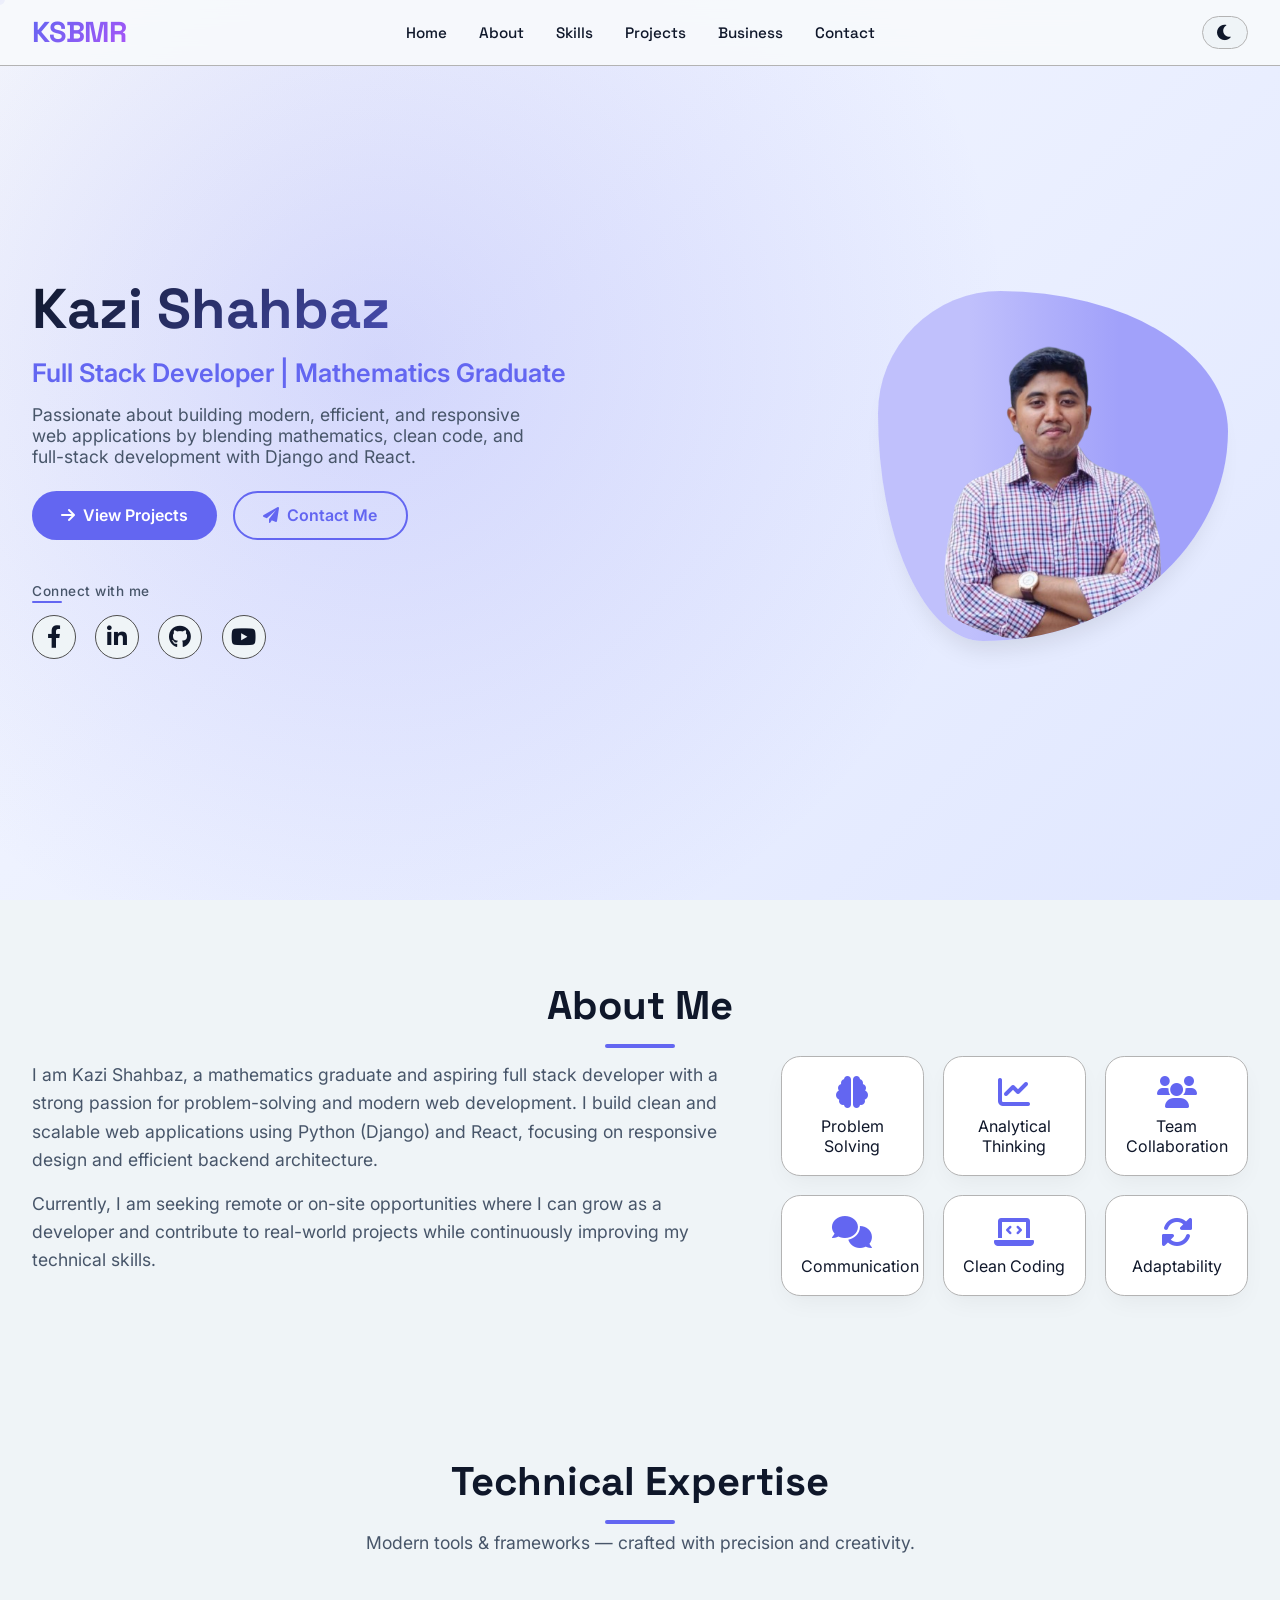
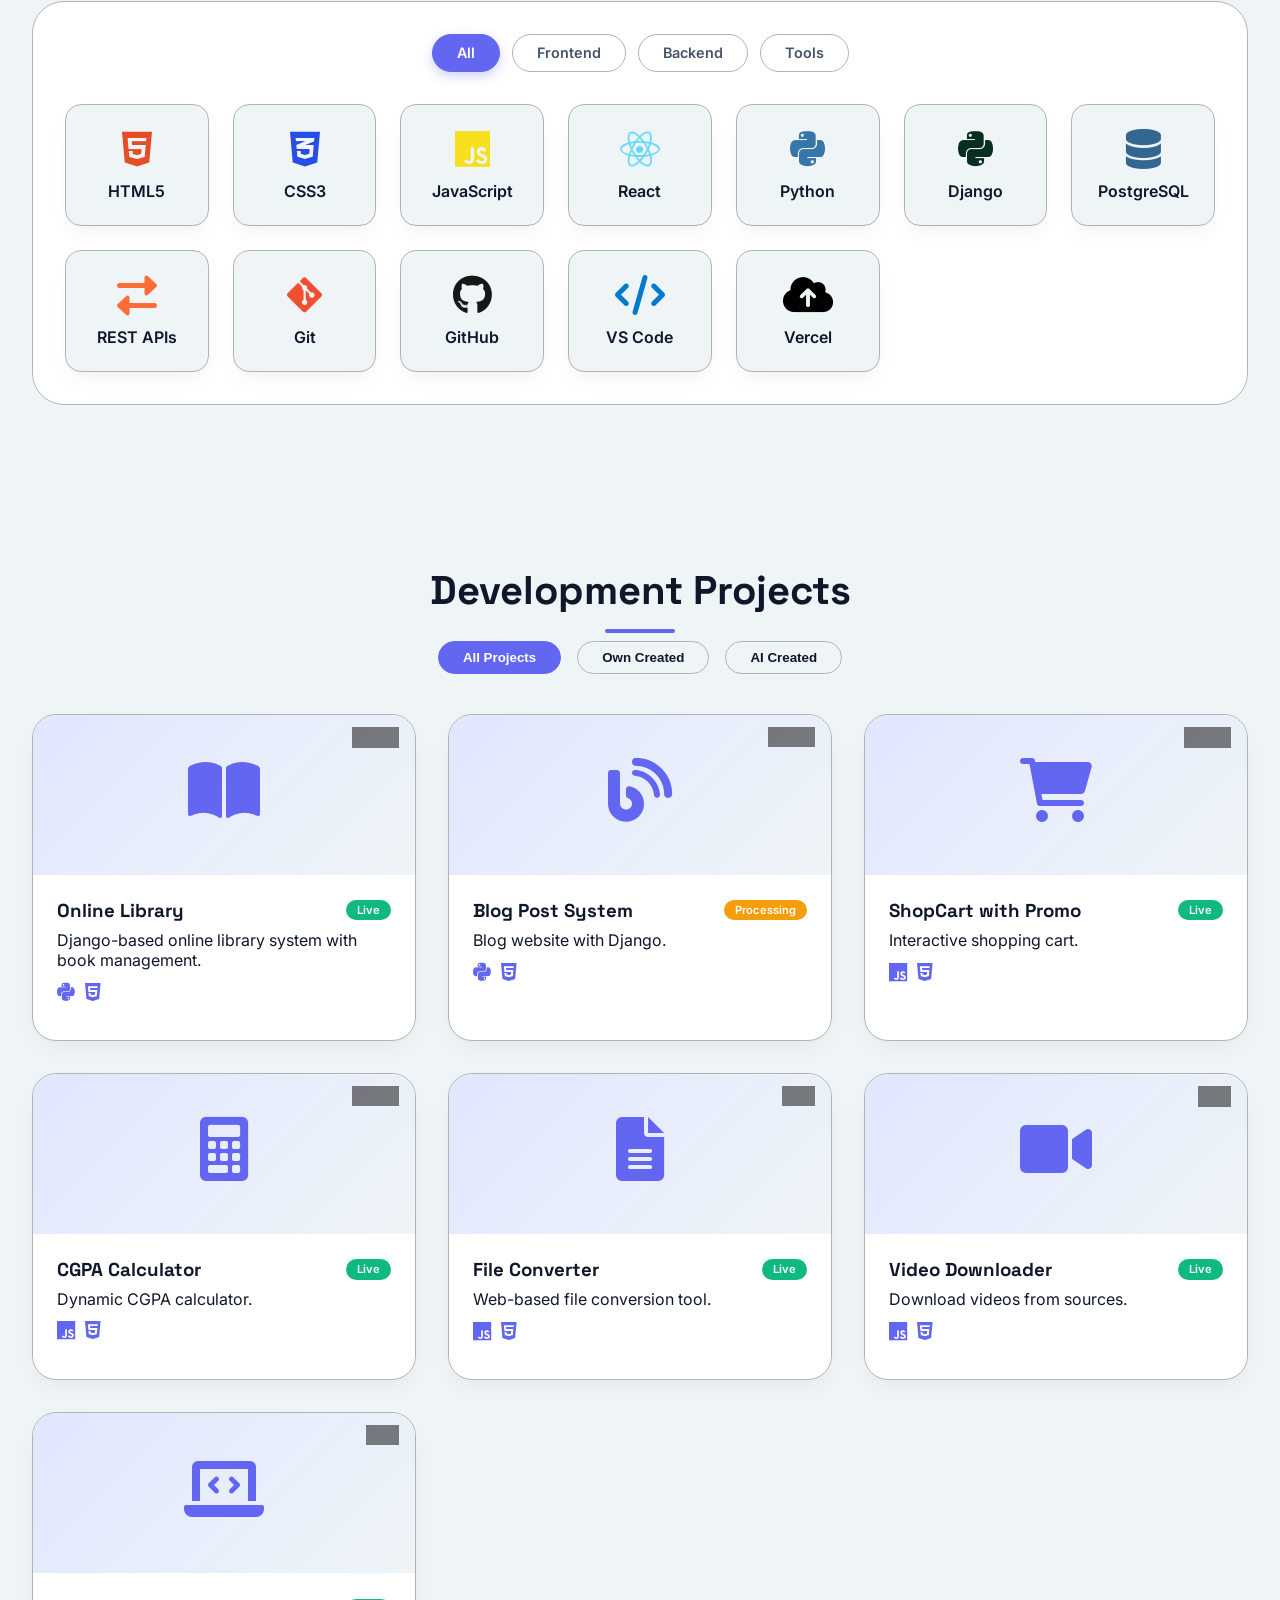
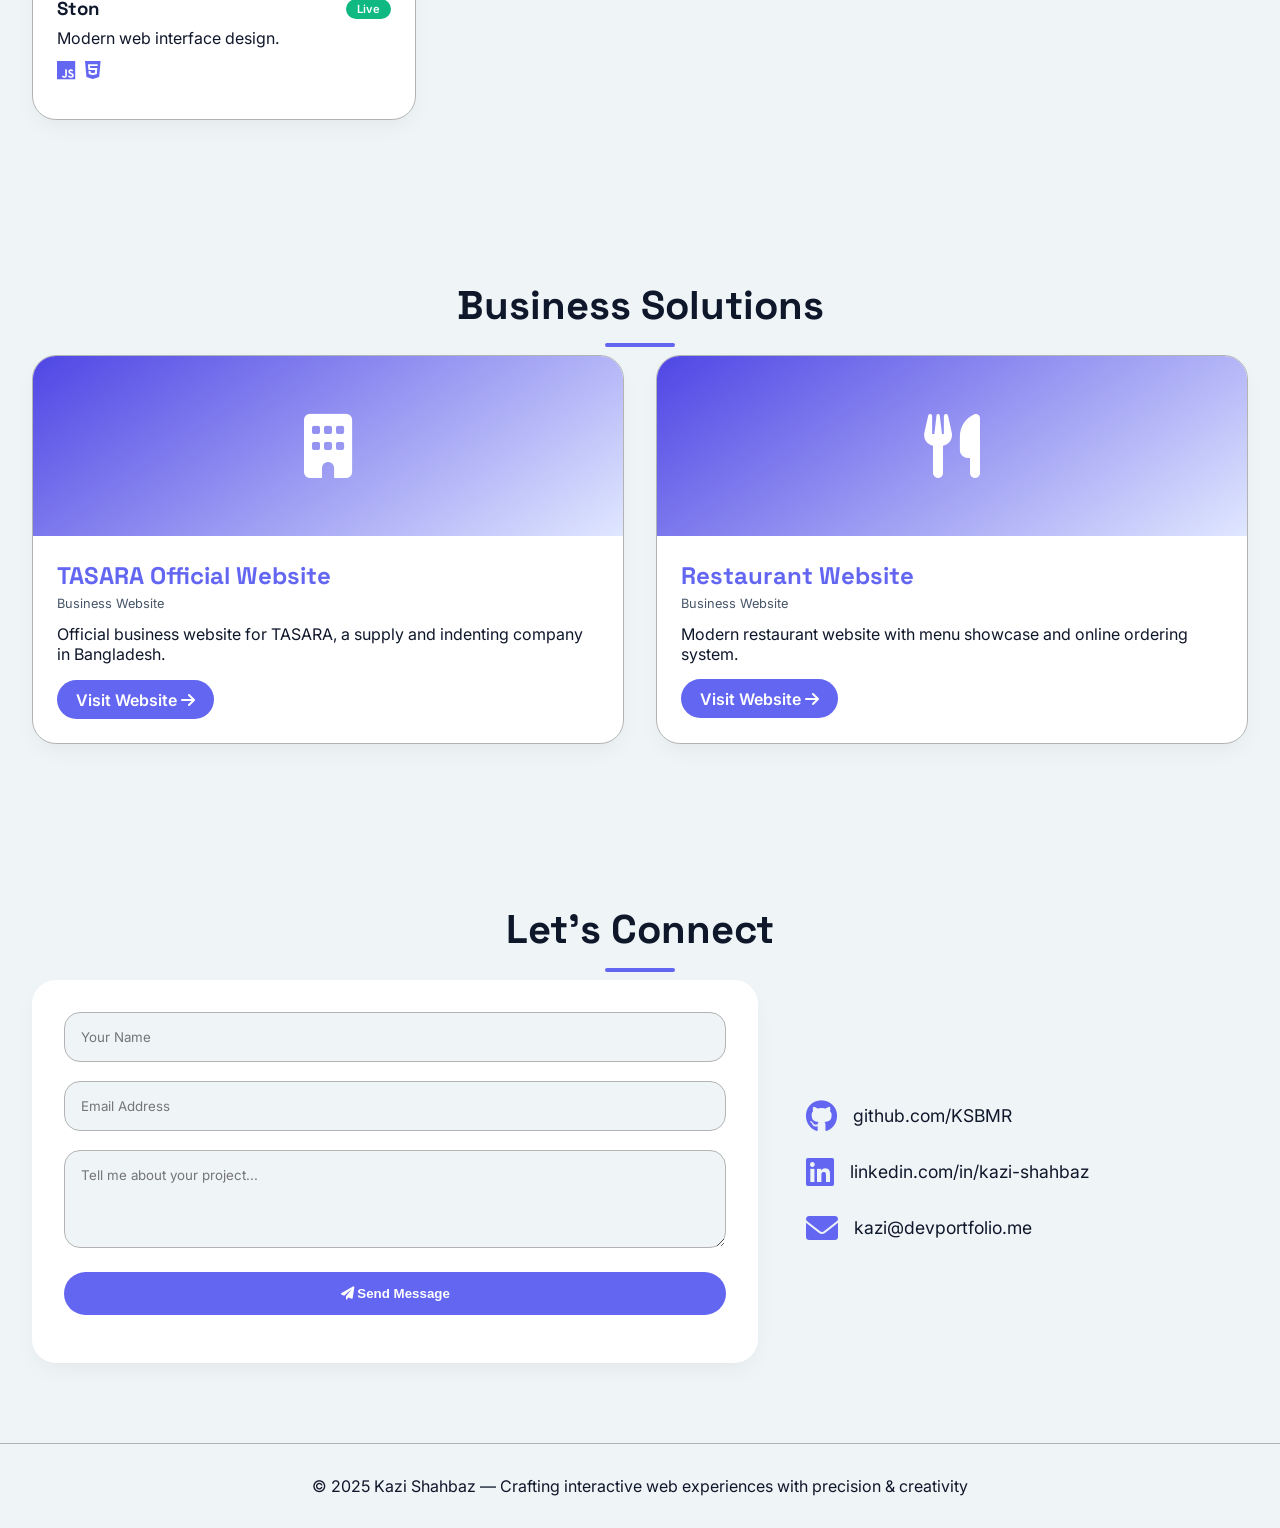
<file: old_index.html>
<!DOCTYPE html>
<html lang="en">
<head>
    <meta charset="UTF-8">
    <meta name="viewport" content="width=device-width, initial-scale=1.0, viewport-fit=cover">
    <title class="ksbmr-text">KSBMR | Project Portal</title>
    
    <!-- AOS CSS -->
    <link href="https://unpkg.com/aos@2.3.1/dist/aos.css" rel="stylesheet">
    <!-- Font Awesome 6 -->
    <link rel="stylesheet" href="https://cdnjs.cloudflare.com/ajax/libs/font-awesome/6.0.0-beta3/css/all.min.css">
    <!-- Google Fonts -->
    <link href="https://fonts.googleapis.com/css2?family=Inter:opsz,wght@14..32,300;14..32,400;14..32,500;14..32,600;14..32,700&family=Space+Grotesk:wght@400;500;600;700&display=swap" rel="stylesheet">
    <style>
        * {
            margin: 0;
            padding: 0;
            box-sizing: border-box;
        }

        :root {
            --bg-primary: #eeedff;
            --bg-secondary: #eff4f7;
            --text-primary: #0f172a;
            --text-secondary: #475569;
            --accent: #6366f1;
            --accent-dark: #4f46e5;
            --accent-light: #e0e7ff;
            --card-bg: #ffffff;
            --border: #b3b3b3;
            --shadow-sm: 0 10px 25px -5px rgba(0,0,0,0.05), 0 8px 10px -6px rgba(0,0,0,0.02);
            --shadow-md: 0 20px 25px -12px rgba(0,0,0,0.1);
            --shadow-lg: 0 25px 40px -12px rgba(0,0,0,0.25);
            --transition: all 0.3s cubic-bezier(0.4, 0, 0.2, 1);
            --badge-live: #10b981;
            --badge-processing: #f59e0b;
            --badge-github: #6b7280;
        }

        body.dark {
            --bg-primary: #0f172a;
            --bg-secondary: #1e293b;
            --text-primary: #f1f5f9;
            --text-secondary: #cbd5e1;
            --card-bg: #1e293b;
            --border: #334155;
            --accent-light: #2e3a6b;
            --shadow-sm: 0 10px 25px -5px rgba(0,0,0,0.3);
            --shadow-md: 0 20px 35px -12px rgba(0,0,0,0.5);
            --badge-live: #34d399;
            --badge-processing: #fbbf24;
        }

        body {
            font-family: 'Inter', sans-serif;
            background-color: var(--bg-primary);
            color: var(--text-primary);
            transition: background-color 0.3s, color 0.2s;
            overflow-x: hidden;
            scroll-behavior: smooth;
        }

        h1, h2, h3, .logo, .nav-links a {
            font-family: 'Space Grotesk', monospace;
        }

        /* Navbar */
        .navbar {
            position: fixed;
            top: 0;
            left: 0;
            width: 100%;
            background: rgba(var(--bg-primary-rgb), 0.85);
            backdrop-filter: blur(12px);
            z-index: 1000;
            padding: 0.9rem 2rem;
            transition: var(--transition);
            border-bottom: 1px solid var(--border);
        }
        body:not(.dark) .navbar {
            background: rgba(248, 250, 252, 0.9);
        }
        body.dark .navbar {
            background: rgba(15, 23, 42, 0.92);
        }
        .navbar.scrolled {
            padding: 0.6rem 2rem;
            box-shadow: var(--shadow-sm);
        }

        .nav-container {
            max-width: 1300px;
            margin: 0 auto;
            display: flex;
            align-items: center;
            justify-content: space-between;
            position: relative;
        }

        .logo {
            font-size: 1.8rem;
            font-weight: 700;
            background: linear-gradient(135deg, var(--accent), #a855f7);
            -webkit-background-clip: text;
            background-clip: text;
            color: transparent;
            letter-spacing: -0.02em;
            text-decoration: none;
            flex-shrink: 0;
        }

        .nav-links {
            display: flex;
            gap: 2rem;
            align-items: center;
            position: absolute;
            left: 50%;
            transform: translateX(-50%);
        }
        .nav-links a {
            text-decoration: none;
            font-weight: 500;
            color: var(--text-primary);
            transition: 0.2s;
            font-size: 0.95rem;
            position: relative;
        }
        .nav-links a:hover {
            color: var(--accent);
        }
        .nav-links a::after {
            content: '';
            position: absolute;
            bottom: -5px;
            left: 0;
            width: 0;
            height: 2px;
            background: var(--accent);
            transition: width 0.25s ease;
        }
        .nav-links a:hover::after {
            width: 100%;
        }

        .nav-controls {
            display: flex;
            align-items: center;
            gap: 1rem;
            flex-shrink: 0;
        }
        #darkmode-toggle {
            background: var(--bg-secondary);
            border: 1px solid var(--border);
            font-size: 1.1rem;
            cursor: pointer;
            padding: 0.4rem 0.8rem;
            border-radius: 2rem;
            color: var(--text-primary);
            transition: var(--transition);
            display: flex;
            align-items: center;
            gap: 0.4rem;
        }
        #darkmode-toggle:hover {
            background: var(--accent-light);
        }

        .hamburger {
            display: none;
            flex-direction: column;
            justify-content: space-between;
            width: 28px;
            height: 20px;
            cursor: pointer;
            background: transparent;
            border: none;
            padding: 0;
            z-index: 1001;
        }
        .hamburger span {
            width: 100%;
            height: 2.5px;
            background-color: var(--text-primary);
            transition: all 0.3s ease;
            border-radius: 2px;
        }
        .hamburger.active span:nth-child(1) { transform: translateY(8.5px) rotate(45deg); }
        .hamburger.active span:nth-child(2) { opacity: 0; }
        .hamburger.active span:nth-child(3) { transform: translateY(-8.5px) rotate(-45deg); }

        .mobile-menu {
            position: fixed;
            top: 0;
            right: -100%;
            width: 280px;
            height: 100vh;
            background: var(--bg-primary);
            backdrop-filter: blur(16px);
            z-index: 999;
            padding: 5rem 2rem 2rem;
            transition: right 0.3s cubic-bezier(0.4, 0, 0.2, 1);
            box-shadow: -5px 0 20px rgba(0,0,0,0.1);
            border-left: 1px solid var(--border);
            display: flex;
            flex-direction: column;
            gap: 1.8rem;
        }
        body.dark .mobile-menu {
            background: rgba(15, 23, 42, 0.98);
        }
        .mobile-menu.active { right: 0; }
        .mobile-menu a {
            text-decoration: none;
            font-size: 1.2rem;
            font-weight: 500;
            color: var(--text-primary);
            padding: 0.5rem 0;
            transition: 0.2s;
            border-bottom: 1px solid var(--border);
        }
        .mobile-menu a:hover {
            color: var(--accent);
            padding-left: 0.5rem;
        }
        .mobile-menu .mobile-dark-toggle {
            margin-top: 1rem;
            display: flex;
            align-items: center;
            gap: 0.8rem;
            background: var(--bg-secondary);
            border: 1px solid var(--border);
            padding: 0.6rem 1rem;
            border-radius: 2rem;
            width: fit-content;
            cursor: pointer;
        }
        .menu-overlay {
            position: fixed;
            top: 0;
            left: 0;
            width: 100%;
            height: 100%;
            background: rgba(0,0,0,0.5);
            z-index: 998;
            opacity: 0;
            visibility: hidden;
            transition: 0.3s;
        }
        .menu-overlay.active { opacity: 1; visibility: visible; }

        @media (max-width: 920px) {
            .nav-links { display: none; }
            .hamburger { display: flex; }
            .nav-container { justify-content: space-between; }
            .nav-controls { gap: 1rem; }
        }

        /* Hero Section */
        .hero {
            min-height: 100vh;
            display: flex;
            align-items: center;
            justify-content: center;
            position: relative;
            overflow: hidden;
            padding: 6rem 2rem 4rem;
            background: linear-gradient(135deg, #f8fafc 0%, #eef2ff 40%, #e0e7ff 100%);
        }
        body.dark .hero {
            background: linear-gradient(135deg, #0f172a 0%, #1e1b4b 100%);
        }
        .hero::before {
            content: '';
            position: absolute;
            top: 0;
            left: 0;
            width: 100%;
            height: 100%;
            background: radial-gradient(circle at 30% 40%, rgba(99,102,241,0.2) 0%, transparent 60%);
            animation: pulseGlow 6s ease-in-out infinite;
            pointer-events: none;
        }
        @keyframes pulseGlow {
            0%, 100% { opacity: 0.4; transform: scale(1); }
            50% { opacity: 0.7; transform: scale(1.05); }
        }
        #particle-canvas {
            position: absolute;
            top: 0;
            left: 0;
            width: 100%;
            height: 100%;
            pointer-events: none;
            z-index: 0;
        }
        .hero-container {
            max-width: 1300px;
            width: 100%;
            display: flex;
            align-items: center;
            justify-content: space-between;
            gap: 3rem;
            flex-wrap: wrap;
            z-index: 2;
            position: relative;
        }
        .hero-content {
            flex: 1;
            min-width: 280px;
        }
        .hero-content h1 {
            font-size: 3.5rem;
            font-weight: 700;
            margin-bottom: 0.5rem;
            background: linear-gradient(135deg, var(--text-primary), var(--accent));
            -webkit-background-clip: text;
            background-clip: text;
            color: transparent;
        }
        .creative-tagline {
            font-size: 1.6rem;
            font-weight: 600;
            margin: 0.8rem 0;
            color: var(--accent);
        }
        .tagline-desc {
            font-size: 1.1rem;
            margin: 1rem 0;
            color: var(--text-secondary);
            max-width: 500px;
        }
        .btn-group {
            display: flex;
            gap: 1rem;
            margin-top: 1.5rem;
            flex-wrap: wrap;
        }
        .btn {
            padding: 0.8rem 1.8rem;
            border-radius: 40px;
            font-weight: 600;
            text-decoration: none;
            transition: var(--transition);
            display: inline-flex;
            align-items: center;
            gap: 0.5rem;
        }
        .btn-primary {
            background: var(--accent);
            color: white;
            border: none;
        }
        .btn-primary:hover {
            background: var(--accent-dark);
            transform: translateY(-3px);
            box-shadow: 0 10px 20px -8px var(--accent);
        }
        .btn-outline {
            border: 2px solid var(--accent);
            color: var(--accent);
            background: transparent;
        }
        .btn-outline:hover {
            background: var(--accent);
            color: white;
            transform: translateY(-3px);
        }
        .social-connect {
            margin-top: 2rem;
            padding-top: 0.5rem;
        }
        .connect-label {
            font-size: 0.85rem;
            font-weight: 500;
            letter-spacing: 0.5px;
            color: var(--text-secondary);
            margin-bottom: 1rem;
            display: inline-block;
            position: relative;
        }
        .connect-label::after {
            content: '';
            position: absolute;
            bottom: -4px;
            left: 0;
            width: 30px;
            height: 2px;
            background: var(--accent);
            border-radius: 2px;
        }
        .social-icons-wrapper {
            display: flex;
            gap: 1.2rem;
            flex-wrap: wrap;
            align-items: center;
        }
        .social-icon-link {
            display: flex;
            align-items: center;
            justify-content: center;
            width: 44px;
            height: 44px;
            border-radius: 50%;
            background: var(--bg-secondary);
            color: var(--text-primary);
            text-decoration: none;
            transition: all 0.3s ease;
            border: 1px solid #4D4D4D;
            font-size: 1.4rem;
        }
        .social-icon-link:hover {
            transform: translateY(-4px) scale(1.08);
            background: var(--accent);
            color: white;
            border-color: var(--accent);
            box-shadow: 0 8px 20px rgba(99, 102, 241, 0.2);
        }
        .hero-image {
            flex: 1;
            display: flex;
            justify-content: flex-end;
            align-items: center;
            padding: 20px;
        }
        .img-placeholder {
            width: 350px;
            height: 350px;
            background: linear-gradient(90deg, rgba(192, 192, 252, 1) 26%, rgba(161, 161, 250, 1) 69%);
            border-radius: 35% 65% 70% 30% / 35% 40% 60% 65%;
            display: flex;
            align-items: flex-end;
            justify-content: center;
            box-shadow: var(--shadow-md);
            overflow: hidden;
        }
        .img-placeholder img {
            margin-right: 26px;
            width: 100%;
            height: 100%;
            object-fit: cover;
            display: block;
        }
        @media (max-width: 768px) {
            .hero-content h1 { font-size: 2.5rem; }
            .creative-tagline { font-size: 1.2rem; }
            .hero-container { flex-direction: column-reverse; text-align: center; }
            .btn-group { justify-content: center; }
            .social-connect { text-align: center; }
            .connect-label::after { left: 50%; transform: translateX(-50%); width: 40px; }
            .social-icons-wrapper { justify-content: center; }
        }

        /* Sections */
        section {
            background: var(--bg-secondary);
            padding: 5rem 2rem;
            max-width: 1300px;
            margin: 0 auto;
        }
        .section-title {
            font-size: 2.5rem;
            font-weight: 700;
            text-align: center;
            margin-bottom: 0.5rem;
            position: relative;
        }
        .section-subtitle {
            text-align: center;
            color: var(--text-secondary);
            font-size: 1.1rem;
            margin-bottom: 3rem;
            max-width: 600px;
            margin-left: auto;
            margin-right: auto;
        }
        .section-title::after {
            content: '';
            width: 70px;
            height: 4px;
            background: var(--accent);
            display: block;
            margin: 0.8rem auto 0;
            border-radius: 4px;
        }

        /* Technical Expertise */
        .expertise-tab-container {
            background: var(--card-bg);
            border-radius: 2rem;
            padding: 2rem;
            border: 1px solid var(--border);
            transition: var(--transition);
        }
        .tab-nav {
            display: flex;
            justify-content: center;
            flex-wrap: wrap;
            gap: 0.75rem;
            margin-bottom: 2rem;
        }
        .tab-btn {
            background: transparent;
            border: 1px solid var(--border);
            padding: 0.6rem 1.5rem;
            border-radius: 40px;
            font-weight: 600;
            font-size: 0.9rem;
            cursor: pointer;
            transition: var(--transition);
            color: var(--text-secondary);
            font-family: inherit;
        }
        .tab-btn:hover {
            border-color: var(--accent);
            color: var(--accent);
        }
        .tab-btn.active {
            background: var(--accent);
            border-color: var(--accent);
            color: white;
            box-shadow: 0 4px 12px rgba(99, 102, 241, 0.3);
        }
        .tab-content {
            display: none;
            animation: fadeIn 0.3s ease-out;
        }
        .tab-content.active {
            display: block;
        }
        @keyframes fadeIn {
            from { opacity: 0; transform: translateY(10px); }
            to { opacity: 1; transform: translateY(0); }
        }
        .skills-grid-icon {
            display: grid;
            grid-template-columns: repeat(auto-fill, minmax(140px, 1fr));
            gap: 1.5rem;
        }
        .skill-icon-card {
            background: var(--bg-secondary);
            border-radius: 1rem;
            padding: 1.5rem 1rem;
            text-align: center;
            border: 1px solid var(--border);
            transition: var(--transition);
            box-shadow: var(--shadow-sm);
        }
        .skill-icon-card:hover {
            transform: translateY(-5px);
            box-shadow: var(--shadow-md);
            border-color: var(--accent);
        }
        .skill-icon-card i {
            font-size: 2.5rem;
            margin-bottom: 0.75rem;
            display: inline-block;
        }
        .skill-icon-card span {
            font-size: 1rem;
            font-weight: 600;
            display: block;
        }
        @media (max-width: 640px) {
            .skills-grid-icon { grid-template-columns: repeat(2, 1fr); gap: 1rem; }
            .skill-icon-card { padding: 1rem 0.5rem; }
            .skill-icon-card i { font-size: 2rem; }
        }

        /* About */
        .about-grid {
            display: flex;
            flex-wrap: wrap;
            gap: 3rem;
            align-items: center;
        }
        .about-text { flex: 1.5; }
        .about-text p {
            font-size: 1.1rem;
            line-height: 1.6;
            color: var(--text-secondary);
            margin-bottom: 1rem;
        }
        .soft-skills {
            flex: 1;
            display: grid;
            grid-template-columns: repeat(auto-fit, minmax(130px, 1fr));
            gap: 1.2rem;
        }
        .soft-card {
            background: var(--card-bg);
            padding: 1.2rem;
            text-align: center;
            border-radius: 1.2rem;
            box-shadow: var(--shadow-sm);
            border: 1px solid var(--border);
            transition: var(--transition);
        }
        .soft-card:hover { transform: translateY(-5px); }
        .soft-card i {
            font-size: 2rem;
            color: var(--accent);
            margin-bottom: 0.5rem;
        }

        /* Projects Grid */
        .filter-tabs {
            display: flex;
            justify-content: center;
            gap: 1rem;
            margin-bottom: 2.5rem;
            flex-wrap: wrap;
        }
        .filter-btn {
            background: transparent;
            border: 1px solid var(--border);
            padding: 0.5rem 1.5rem;
            border-radius: 40px;
            font-weight: 600;
            cursor: pointer;
            transition: var(--transition);
            color: var(--text-primary);
        }
        .filter-btn.active, .filter-btn:hover {
            background: var(--accent);
            color: white;
            border-color: var(--accent);
        }
        .projects-grid {
            display: grid;
            grid-template-columns: repeat(auto-fill, minmax(340px, 1fr));
            gap: 2rem;
        }
        .project-card {
            background: var(--card-bg);
            border-radius: 1.5rem;
            overflow: hidden;
            transition: var(--transition);
            box-shadow: var(--shadow-sm);
            border: 1px solid var(--border);
            cursor: pointer;
            position: relative;
        }
        .project-card:hover {
            transform: translateY(-8px) scale(1.02);
            box-shadow: var(--shadow-md);
        }
        /* Click hint on hover */
        .project-card::after {
            content: '🔍 Click for details';
            position: absolute;
            bottom: 12px;
            right: 16px;
            font-size: 0.7rem;
            background: var(--accent);
            color: white;
            padding: 0.2rem 0.6rem;
            border-radius: 20px;
            opacity: 0;
            transition: opacity 0.2s ease;
            pointer-events: none;
            z-index: 5;
        }
        .project-card:hover::after {
            opacity: 0.9;
        }
        .project-preview {
            height: 160px;
            background: linear-gradient(135deg, var(--accent-light), var(--bg-secondary));
            display: flex;
            flex-direction: column;
            align-items: center;
            justify-content: center;
            position: relative;
        }
        .preview-icon {
            font-size: 4rem;
            color: var(--accent);
            margin-bottom: 0.5rem;
        }
        .category-badge {
            position: absolute;
            top: 12px;
            right: 16px;
            font-size: 0.7rem;
            padding: 0.2rem 0.7rem;
            border-radius: 20px;
            background: rgba(0,0,0,0.5);
            color: white;
            font-weight: 500;
            backdrop-filter: blur(4px);
        }
        .project-content { padding: 1.5rem; }
        .project-header {
            display: flex;
            justify-content: space-between;
            align-items: center;
            flex-wrap: wrap;
            margin-bottom: 0.5rem;
        }
        .status-badge {
            font-size: 0.7rem;
            padding: 0.2rem 0.7rem;
            border-radius: 20px;
            font-weight: 600;
        }
        .status-live { background: var(--badge-live); color: white; }
        .status-processing { background: var(--badge-processing); color: white; }
        .status-github { background: var(--badge-github); color: white; }
        .tech-icons {
            display: flex;
            gap: 0.6rem;
            flex-wrap: wrap;
            margin: 0.8rem 0;
        }
        .tech-icons i { font-size: 1.3rem; color: var(--accent); }

        /* ===== PROJECT MODAL ===== */
        .project-modal {
            position: fixed;
            top: 0;
            left: 0;
            width: 100%;
            height: 100%;
            background: rgba(0, 0, 0, 0.85);
            backdrop-filter: blur(8px);
            z-index: 2000;
            display: flex;
            align-items: center;
            justify-content: center;
            opacity: 0;
            visibility: hidden;
            transition: all 0.3s ease;
        }
        .project-modal.active {
            opacity: 1;
            visibility: visible;
        }
        .modal-container {
            background: var(--card-bg);
            border-radius: 2rem;
            max-width: 900px;
            width: 90%;
            max-height: 85vh;
            overflow-y: auto;
            position: relative;
            animation: modalSlideIn 0.3s ease;
            border: 1px solid var(--border);
            box-shadow: var(--shadow-lg);
        }
        @keyframes modalSlideIn {
            from { transform: translateY(30px) scale(0.95); opacity: 0; }
            to { transform: translateY(0) scale(1); opacity: 1; }
        }
        .modal-close {
            position: absolute;
            top: 1rem;
            right: 1.2rem;
            font-size: 1.5rem;
            cursor: pointer;
            color: var(--text-secondary);
            transition: var(--transition);
            z-index: 10;
            background: var(--bg-secondary);
            width: 36px;
            height: 36px;
            border-radius: 50%;
            display: flex;
            align-items: center;
            justify-content: center;
        }
        .modal-close:hover {
            color: var(--accent);
            transform: rotate(90deg);
            background: var(--accent-light);
        }
        .modal-gallery {
            display: flex;
            gap: 1rem;
            padding: 1.5rem;
            background: var(--bg-secondary);
            border-radius: 1.5rem;
            margin: 1.5rem;
            overflow-x: auto;
            scroll-snap-type: x mandatory;
        }
        .gallery-img {
            min-width: 200px;
            height: 150px;
            background: linear-gradient(135deg, var(--accent-light), var(--border));
            border-radius: 1rem;
            display: flex;
            align-items: center;
            justify-content: center;
            font-size: 2.5rem;
            color: var(--accent);
            scroll-snap-align: start;
            border: 1px solid var(--border);
        }
        .modal-content {
            padding: 0 1.5rem 1.5rem 1.5rem;
        }
        .modal-title {
            font-size: 1.8rem;
            font-weight: 700;
            margin-bottom: 0.5rem;
            color: var(--accent);
        }
        .modal-meta {
            display: flex;
            gap: 1rem;
            flex-wrap: wrap;
            margin-bottom: 1rem;
            align-items: center;
        }
        .modal-tech {
            display: flex;
            gap: 0.8rem;
            flex-wrap: wrap;
            margin: 1rem 0;
        }
        .modal-tech span {
            background: var(--bg-secondary);
            padding: 0.3rem 1rem;
            border-radius: 20px;
            font-size: 0.8rem;
            font-weight: 500;
            color: var(--accent);
            border: 1px solid var(--border);
        }
        .modal-description {
            color: var(--text-secondary);
            line-height: 1.6;
            margin-bottom: 1.5rem;
        }
        .modal-buttons {
            display: flex;
            gap: 1rem;
            margin-top: 1rem;
            flex-wrap: wrap;
        }
        .modal-btn {
            padding: 0.7rem 1.5rem;
            border-radius: 2rem;
            text-decoration: none;
            font-weight: 600;
            transition: var(--transition);
            display: inline-flex;
            align-items: center;
            gap: 0.5rem;
        }
        .modal-btn-github {
            background: var(--bg-secondary);
            border: 1px solid var(--border);
            color: var(--text-primary);
        }
        .modal-btn-live {
            background: var(--accent);
            color: white;
        }
        .modal-btn-live.disabled {
            background: var(--border);
            cursor: not-allowed;
            opacity: 0.6;
        }
        .modal-btn:hover:not(.disabled) {
            transform: translateY(-2px);
        }
        .modal-hint {
            text-align: center;
            font-size: 0.7rem;
            color: var(--text-secondary);
            margin-top: 1rem;
            padding-top: 0.5rem;
            border-top: 1px solid var(--border);
        }
        @media (max-width: 640px) {
            .modal-gallery { margin: 1rem; padding: 1rem; }
            .gallery-img { min-width: 150px; height: 120px; font-size: 2rem; }
            .modal-title { font-size: 1.4rem; }
        }

        /* Business, Contact */
        .business-grid {
            display: grid;
            grid-template-columns: repeat(auto-fit, minmax(340px, 1fr));
            gap: 2rem;
        }
        .business-card {
            background: var(--card-bg);
            border-radius: 1.5rem;
            overflow: hidden;
            transition: var(--transition);
            box-shadow: var(--shadow-sm);
            border: 1px solid var(--border);
        }
        .business-card:hover {
            transform: translateY(-6px);
            box-shadow: var(--shadow-md);
        }
        .business-preview {
            height: 180px;
            background: linear-gradient(145deg, var(--accent-dark), var(--accent-light));
            display: flex;
            align-items: center;
            justify-content: center;
            color: white;
            font-size: 4rem;
        }
        .business-content { padding: 1.5rem; }
        .business-content h3 {
            font-size: 1.5rem;
            margin-bottom: 0.3rem;
            color: var(--accent);
        }
        .business-type {
            font-size: 0.8rem;
            color: var(--text-secondary);
            margin-bottom: 0.8rem;
        }
        .business-link {
            display: inline-block;
            margin-top: 1rem;
            padding: 0.6rem 1.2rem;
            background: var(--accent);
            color: white;
            border-radius: 2rem;
            text-decoration: none;
            font-weight: 600;
            transition: var(--transition);
        }
        .business-link:hover {
            background: var(--accent-dark);
            transform: translateX(5px);
        }
        .contact-wrapper {
            display: flex;
            flex-wrap: wrap;
            gap: 3rem;
            justify-content: space-between;
        }
        .contact-form {
            flex: 1.5;
            background: var(--card-bg);
            padding: 2rem;
            border-radius: 1.5rem;
            box-shadow: var(--shadow-sm);
        }
        .form-group { margin-bottom: 1.2rem; }
        input, textarea {
            width: 100%;
            padding: 1rem;
            background: var(--bg-secondary);
            border: 1px solid var(--border);
            border-radius: 1rem;
            font-family: inherit;
            color: var(--text-primary);
        }
        button[type="submit"] {
            background: var(--accent);
            border: none;
            padding: 0.9rem;
            width: 100%;
            border-radius: 2rem;
            font-weight: bold;
            color: white;
            cursor: pointer;
            transition: var(--transition);
        }
        .social-links {
            flex: 1;
            display: flex;
            flex-direction: column;
            gap: 1.5rem;
            justify-content: center;
        }
        .social-icon {
            display: flex;
            align-items: center;
            gap: 1rem;
            font-size: 1.1rem;
            text-decoration: none;
            color: var(--text-primary);
            transition: var(--transition);
        }
        .social-icon i {
            font-size: 2rem;
            color: var(--accent);
        }
        footer {
            text-align: center;
            padding: 2rem;
            border-top: 1px solid var(--border);
            background: var(--bg-secondary);
        }
    </style>
</head>
<body>

<nav class="navbar" id="navbar">
    <div class="nav-container">
        <a href="#home" class="logo">KSBMR</a>
        <div class="nav-links">
            <a href="#home">Home</a>
            <a href="#about">About</a>
            <a href="#expertise">Skills</a>
            <a href="#projects">Projects</a>
            <a href="#business">Business</a>
            <a href="#contact">Contact</a>
        </div>
        <div class="nav-controls">
            <button id="darkmode-toggle" aria-label="Dark mode"><i class="fas fa-moon"></i></button>
            <button class="hamburger" id="hamburger" aria-label="Menu"><span></span><span></span><span></span></button>
        </div>
    </div>
</nav>

<div class="mobile-menu" id="mobileMenu">
    <a href="#home">Home</a>
    <a href="#about">About</a>
    <a href="#expertise">Skills</a>
    <a href="#projects">Projects</a>
    <a href="#business">Business</a>
    <a href="#contact">Contact</a>
    <div class="mobile-dark-toggle" id="mobileDarkToggle"><i class="fas fa-moon"></i> <span>Dark Mode</span></div>
</div>
<div class="menu-overlay" id="menuOverlay"></div>

<!-- Hero Section -->
<section id="home" class="hero">
    <canvas id="particle-canvas"></canvas>
    <div class="hero-container">
        <div class="hero-content" data-aos="fade-right" data-aos-duration="1000">
            <h1>Kazi Shahbaz</h1>
            <div class="creative-tagline">Full Stack Developer | Mathematics Graduate</div>
            <p class="tagline-desc">Passionate about building modern, efficient, and responsive web applications by blending mathematics, clean code, and full-stack development with Django and React.</p>
            <div class="btn-group">
                <a href="#projects" class="btn btn-primary"><i class="fas fa-arrow-right"></i> View Projects</a>
                <a href="#contact" class="btn btn-outline"><i class="fas fa-paper-plane"></i> Contact Me</a>
            </div>
            <div class="social-connect">
                <div class="connect-label">Connect with me</div>
                <div class="social-icons-wrapper">
                    <a href="https://www.facebook.com/shahbaz.rafi.507" target="_blank" class="social-icon-link"><i class="fab fa-facebook-f"></i></a>
                    <a href="https://www.linkedin.com/in/shahbaz-rafi-99335326a/" target="_blank" class="social-icon-link"><i class="fab fa-linkedin-in"></i></a>
                    <a href="https://github.com/KSBMR/" target="_blank" class="social-icon-link"><i class="fab fa-github"></i></a>
                    <a href="https://www.youtube.com/@tooncoder-l8w" target="_blank" class="social-icon-link"><i class="fab fa-youtube"></i></a>
                </div>
            </div>
        </div>
        <div class="hero-image" data-aos="fade-left" data-aos-duration="1000">
            <div class="img-placeholder"><img src="por_img.png" alt="Kazi Shahbaz"></div>
        </div>
    </div>
</section>

<!-- About Section -->
<section id="about">
    <h2 class="section-title" data-aos="fade-up">About Me</h2>
    <div class="about-grid">
        <div class="about-text" data-aos="fade-up" data-aos-delay="100">
            <p>I am Kazi Shahbaz, a mathematics graduate and aspiring full stack developer with a strong passion for problem-solving and modern web development. I build clean and scalable web applications using Python (Django) and React, focusing on responsive design and efficient backend architecture.</p>
            <p>Currently, I am seeking remote or on-site opportunities where I can grow as a developer and contribute to real-world projects while continuously improving my technical skills.</p>
        </div>
        <div class="soft-skills" data-aos="fade-up" data-aos-delay="200">
            <div class="soft-card"><i class="fas fa-brain"></i><br>Problem Solving</div>
            <div class="soft-card"><i class="fas fa-chart-line"></i><br>Analytical Thinking</div>
            <div class="soft-card"><i class="fas fa-users"></i><br>Team Collaboration</div>
            <div class="soft-card"><i class="fas fa-comments"></i><br>Communication</div>
            <div class="soft-card"><i class="fas fa-laptop-code"></i><br>Clean Coding</div>
            <div class="soft-card"><i class="fas fa-sync-alt"></i><br>Adaptability</div>
        </div>
    </div>
</section>

<!-- Technical Expertise Section -->
<section id="expertise">
    <h2 class="section-title" data-aos="fade-up">Technical Expertise</h2>
    <p class="section-subtitle" data-aos="fade-up" data-aos-delay="50">Modern tools & frameworks — crafted with precision and creativity.</p>
    <div class="expertise-tab-container" data-aos="fade-up" data-aos-delay="100">
        <div class="tab-nav">
            <button class="tab-btn active" data-tab="all">All</button>
            <button class="tab-btn" data-tab="frontend">Frontend</button>
            <button class="tab-btn" data-tab="backend">Backend</button>
            <button class="tab-btn" data-tab="tools">Tools</button>
        </div>
        <div id="tab-all" class="tab-content active"><div class="skills-grid-icon" id="all-grid"></div></div>
        <div id="tab-frontend" class="tab-content"><div class="skills-grid-icon" id="frontend-grid"></div></div>
        <div id="tab-backend" class="tab-content"><div class="skills-grid-icon" id="backend-grid"></div></div>
        <div id="tab-tools" class="tab-content"><div class="skills-grid-icon" id="tools-grid"></div></div>
    </div>
</section>

<!-- Projects Section -->
<section id="projects">
    <h2 class="section-title" data-aos="fade-up">Development Projects</h2>
    <div class="filter-tabs" id="filter-tabs">
        <button class="filter-btn active" data-category="all">All Projects</button>
        <button class="filter-btn" data-category="own">Own Created</button>
        <button class="filter-btn" data-category="ai">AI Created</button>
    </div>
    <div class="projects-grid" id="projects-grid"></div>
</section>

<!-- Project Modal -->
<div id="projectModal" class="project-modal">
    <div class="modal-container">
        <div class="modal-close" id="modalClose"><i class="fas fa-times"></i></div>
        <div id="modalGallery" class="modal-gallery"></div>
        <div class="modal-content">
            <h2 id="modalTitle" class="modal-title"></h2>
            <div class="modal-meta">
                <span id="modalStatus" class="status-badge"></span>
                <span id="modalCategory"><i class="fas fa-tag"></i> </span>
            </div>
            <div id="modalTech" class="modal-tech"></div>
            <p id="modalDescription" class="modal-description"></p>
            <div id="modalButtons" class="modal-buttons"></div>
            <div class="modal-hint">
                <i class="fas fa-mouse-pointer"></i> Click outside, press ESC, or click ✕ to close
            </div>
        </div>
    </div>
</div>

<!-- Business Section -->
<section id="business">
    <h2 class="section-title" data-aos="fade-up">Business Solutions</h2>
    <div class="business-grid" id="business-grid"></div>
</section>

<!-- Contact Section -->
<section id="contact">
    <h2 class="section-title" data-aos="fade-up">Let's Connect</h2>
    <div class="contact-wrapper">
        <div class="contact-form" data-aos="fade-right">
            <form id="contactForm">
                <div class="form-group"><input type="text" id="name" placeholder="Your Name" required></div>
                <div class="form-group"><input type="email" id="email" placeholder="Email Address" required></div>
                <div class="form-group"><textarea rows="4" id="message" placeholder="Tell me about your project..." required></textarea></div>
                <button type="submit"><i class="fas fa-paper-plane"></i> Send Message</button>
                <div id="form-feedback" style="margin-top: 1rem; text-align: center;"></div>
            </form>
        </div>
        <div class="social-links" data-aos="fade-left">
            <a href="https://github.com/KSBMR" class="social-icon"><i class="fab fa-github"></i> github.com/KSBMR</a>
            <a href="#" class="social-icon"><i class="fab fa-linkedin"></i> linkedin.com/in/kazi-shahbaz</a>
            <a href="#" class="social-icon"><i class="fas fa-envelope"></i> kazi@devportfolio.me</a>
        </div>
    </div>
</section>
<footer><p>© 2025 Kazi Shahbaz — Crafting interactive web experiences with precision & creativity</p></footer>

<script src="https://unpkg.com/aos@2.3.1/dist/aos.js"></script>
<script>
    AOS.init({ duration: 800, once: true, offset: 100 });

    // Navbar scroll
    const navbar = document.getElementById('navbar');
    window.addEventListener('scroll', () => { if (window.scrollY > 50) navbar.classList.add('scrolled'); else navbar.classList.remove('scrolled'); });

    // Dark Mode
    const darkToggle = document.getElementById('darkmode-toggle');
    const mobileDarkToggle = document.getElementById('mobileDarkToggle');
    function toggleDarkMode() {
        document.body.classList.toggle('dark');
        const icon = darkToggle.querySelector('i');
        const mobileIcon = mobileDarkToggle?.querySelector('i');
        if (document.body.classList.contains('dark')) {
            if (icon) { icon.classList.remove('fa-moon'); icon.classList.add('fa-sun'); }
            if (mobileIcon) { mobileIcon.classList.remove('fa-moon'); mobileIcon.classList.add('fa-sun'); }
        } else {
            if (icon) { icon.classList.remove('fa-sun'); icon.classList.add('fa-moon'); }
            if (mobileIcon) { mobileIcon.classList.remove('fa-sun'); mobileIcon.classList.add('fa-moon'); }
        }
    }
    darkToggle.addEventListener('click', toggleDarkMode);
    if(mobileDarkToggle) mobileDarkToggle.addEventListener('click', toggleDarkMode);

    // Mobile Menu
    const hamburger = document.getElementById('hamburger'); const mobileMenu = document.getElementById('mobileMenu'); const menuOverlay = document.getElementById('menuOverlay');
    function closeMenu() { hamburger.classList.remove('active'); mobileMenu.classList.remove('active'); menuOverlay.classList.remove('active'); }
    function openMenu() { hamburger.classList.add('active'); mobileMenu.classList.add('active'); menuOverlay.classList.add('active'); }
    hamburger.addEventListener('click', () => { if (mobileMenu.classList.contains('active')) closeMenu(); else openMenu(); });
    menuOverlay.addEventListener('click', closeMenu);
    document.querySelectorAll('.mobile-menu a').forEach(link => { link.addEventListener('click', (e) => { closeMenu(); const hash = link.getAttribute('href'); if (hash && hash.startsWith('#')) { e.preventDefault(); const target = document.querySelector(hash); if (target) target.scrollIntoView({ behavior: 'smooth', block: 'start' }); } }); });

    // Skills Data
    const skillsData = {
        frontend: [
            { name: "HTML5", icon: "fab fa-html5", color: "#E44D26" },
            { name: "CSS3", icon: "fab fa-css3-alt", color: "#264de4" },
            { name: "JavaScript", icon: "fab fa-js", color: "#F7DF1E" },
            { name: "React", icon: "fab fa-react", color: "#61DAFB" }
        ],
        backend: [
            { name: "Python", icon: "fab fa-python", color: "#3776AB" },
            { name: "Django", icon: "fab fa-python", color: "#092E20" },
            { name: "PostgreSQL", icon: "fas fa-database", color: "#336791" },
            { name: "REST APIs", icon: "fas fa-exchange-alt", color: "#FF6C37" }
        ],
        tools: [
            { name: "Git", icon: "fab fa-git-alt", color: "#F05032" },
            { name: "GitHub", icon: "fab fa-github", color: "#181717" },
            { name: "VS Code", icon: "fas fa-code", color: "#007ACC" },
            { name: "Vercel", icon: "fas fa-cloud-upload-alt", color: "#000000" }
        ]
    };
    const allSkills = [...skillsData.frontend, ...skillsData.backend, ...skillsData.tools];
    function createSkillCard(skill) { return `<div class="skill-icon-card"><i class="${skill.icon}" style="color: ${skill.color};"></i><span>${skill.name}</span></div>`; }
    document.getElementById('all-grid').innerHTML = allSkills.map(createSkillCard).join('');
    document.getElementById('frontend-grid').innerHTML = skillsData.frontend.map(createSkillCard).join('');
    document.getElementById('backend-grid').innerHTML = skillsData.backend.map(createSkillCard).join('');
    document.getElementById('tools-grid').innerHTML = skillsData.tools.map(createSkillCard).join('');

    // Tab switching
    const tabBtns = document.querySelectorAll('.tab-btn');
    const tabContents = document.querySelectorAll('.tab-content');
    function switchTab(tabId) {
        tabContents.forEach(content => content.classList.remove('active'));
        const activeContent = document.getElementById(`tab-${tabId}`);
        if (activeContent) activeContent.classList.add('active');
        tabBtns.forEach(btn => { btn.classList.remove('active'); if (btn.getAttribute('data-tab') === tabId) btn.classList.add('active'); });
    }
    tabBtns.forEach(btn => { btn.addEventListener('click', () => { switchTab(btn.getAttribute('data-tab')); }); });

    // Projects Data with detailed info
    const projectsData = {
        own: [ 
            { title: "Online Library", desc: "Django-based online library system with book management.", longDesc: "A complete Django-based online library system with user authentication, book borrowing, admin dashboard, and real-time availability tracking. Built with Django, PostgreSQL, and Bootstrap.", previewIcon: "fas fa-book-open", tech: ["fab fa-python","fab fa-html5"], techNames: ["Python", "Django", "HTML5"], github: "https://github.com/KSBMR/online_library", live: 'https://shahbaz2026.pythonanywhere.com/', status: "Live", statusClass: "status-live", category: "Own", galleryIcons: ["fas fa-book", "fas fa-users", "fas fa-chart-line"] },
            { title: "Blog Post System", desc: "Blog website with Django.", longDesc: "Full-featured blogging platform supporting markdown, user profiles, comments, and tag-based search. Includes admin panel for content moderation.", previewIcon: "fas fa-blog", tech: ["fab fa-python","fab fa-html5"], techNames: ["Python", "Django"], github: "https://github.com/KSBMR/blog_post", live: null, status: "Processing", statusClass: "status-processing", category: "Own", galleryIcons: ["fas fa-pen-fancy", "fas fa-comments", "fas fa-tags"] },
            { title: "ShopCart with Promo", desc: "Interactive shopping cart.", longDesc: "A fully interactive e-commerce cart simulation. Users can add/remove items, apply promo codes for discounts, and see updated totals instantly.", previewIcon: "fas fa-shopping-cart", tech: ["fab fa-js","fab fa-html5"], techNames: ["JavaScript", "HTML5", "CSS3"], github: "https://github.com/KSBMR/shopCartwithPromo", live: "https://ksbmr.github.io/shopCartwithPromo/", status: "Live", statusClass: "status-live", category: "Own", galleryIcons: ["fas fa-cart-plus", "fas fa-tag", "fas fa-chart-simple"] },
            { title: "CGPA Calculator", desc: "Dynamic CGPA calculator.", longDesc: "A student-friendly CGPA calculator that supports multiple semesters, credit hours, and grade point calculations. Real-time updates and export functionality.", previewIcon: "fas fa-calculator", tech: ["fab fa-js","fab fa-html5"], techNames: ["JavaScript", "HTML5", "CSS3"], github: "https://github.com/KSBMR/CGPA-Calculator", live: "https://ksbmr.github.io/CGPA-Calculator/", status: "Live", statusClass: "status-live", category: "Own", galleryIcons: ["fas fa-chart-line", "fas fa-graduation-cap", "fas fa-percent"] }
        ],
        ai: [ 
            { title: "File Converter", desc: "Web-based file conversion tool.", longDesc: "A powerful browser-based file converter that handles images, documents, and more. Drag-and-drop support, real-time conversion preview.", previewIcon: "fas fa-file-alt", tech: ["fab fa-js","fab fa-html5"], techNames: ["JavaScript", "HTML5", "CSS3"], github: "https://github.com/KSBMR/fileconverter", live: "https://ksbmr.github.io/fileconverter/", status: "Live", statusClass: "status-live", category: "AI", galleryIcons: ["fas fa-file-export", "fas fa-file-import", "fas fa-magic"] },
            { title: "Video Downloader", desc: "Download videos from sources.", longDesc: "A lightweight video downloader supporting multiple platforms. Paste URL, select quality, and download instantly.", previewIcon: "fas fa-video", tech: ["fab fa-js","fab fa-html5"], techNames: ["JavaScript", "HTML5"], github: "https://github.com/KSBMR/VieoDownloader", live: "https://ksbmr.github.io/VieoDownloader/", status: "Live", statusClass: "status-live", category: "AI", galleryIcons: ["fas fa-download", "fas fa-play", "fas fa-film"] },
            { title: "Ston", desc: "Modern web interface design.", longDesc: "A modern UI showcase demonstrating advanced CSS techniques, animations, and responsive layouts. Perfect for understanding component-based design.", previewIcon: "fas fa-laptop-code", tech: ["fab fa-js","fab fa-html5"], techNames: ["JavaScript", "HTML5", "CSS3"], github: "https://github.com/KSBMR/ston", live: "https://ksbmr.github.io/ston/", status: "Live", statusClass: "status-live", category: "AI", galleryIcons: ["fas fa-paintbrush", "fas fa-mobile-alt", "fas fa-code"] }
        ]
    };

    // Modal functions with multiple closing options
    const modal = document.getElementById('projectModal');
    const modalClose = document.getElementById('modalClose');
    
    function openProjectModal(proj) {
        document.getElementById('modalTitle').innerText = proj.title;
        document.getElementById('modalStatus').innerHTML = proj.status;
        document.getElementById('modalStatus').className = `status-badge ${proj.statusClass}`;
        document.getElementById('modalCategory').innerHTML = `<i class="fas fa-tag"></i> ${proj.category}`;
        
        const gallery = document.getElementById('modalGallery');
        gallery.innerHTML = (proj.galleryIcons || ['fas fa-code', 'fas fa-cog', 'fas fa-rocket']).map(icon => `<div class="gallery-img"><i class="${icon}" style="font-size: 2.5rem;"></i></div>`).join('');
        
        const techContainer = document.getElementById('modalTech');
        techContainer.innerHTML = (proj.techNames || proj.tech).map(name => `<span>${typeof name === 'string' ? name : name.replace('fab fa-', '').replace('fas fa-', '')}</span>`).join('');
        
        document.getElementById('modalDescription').innerText = proj.longDesc || proj.desc;
        
        const btnContainer = document.getElementById('modalButtons');
        const liveBtn = proj.live ? `<a href="${proj.live}" target="_blank" class="modal-btn modal-btn-live"><i class="fas fa-external-link-alt"></i> Live Demo</a>` : `<span class="modal-btn modal-btn-live disabled"><i class="fas fa-hourglass-half"></i> Coming Soon</span>`;
        btnContainer.innerHTML = `<a href="${proj.github}" target="_blank" class="modal-btn modal-btn-github"><i class="fab fa-github"></i> View on GitHub</a>${liveBtn}`;
        
        modal.classList.add('active');
        document.body.style.overflow = 'hidden';
    }
    
    function closeModal() {
        modal.classList.remove('active');
        document.body.style.overflow = '';
    }
    
    // Close methods
    modalClose.addEventListener('click', closeModal);
    modal.addEventListener('click', (e) => { if (e.target === modal) closeModal(); });
    document.addEventListener('keydown', (e) => { if (e.key === 'Escape' && modal.classList.contains('active')) closeModal(); });

    // Render projects with click-to-open functionality (no buttons inside card)
    const projectsGrid = document.getElementById('projects-grid');
    function renderProjects(category = "all") {
        projectsGrid.innerHTML = '';
        let items = (category === "all") ? [...projectsData.own, ...projectsData.ai] : (category === "own" ? projectsData.own : projectsData.ai);
        items.forEach((proj, idx) => {
            const card = document.createElement('div'); 
            card.className = 'project-card'; 
            card.setAttribute('data-aos','fade-up'); 
            card.setAttribute('data-aos-delay', (idx % 6)*80);
            const techIcons = proj.tech.map(t => `<i class="${t}"></i>`).join('');
            card.innerHTML = `<div class="project-preview"><div class="preview-icon"><i class="${proj.previewIcon}"></i></div><div class="category-badge">${proj.category || (category === "ai" ? "AI" : "Own")}</div></div>
                <div class="project-content"><div class="project-header"><h3>${proj.title}</h3><span class="status-badge ${proj.statusClass}">${proj.status}</span></div>
                <p>${proj.desc}</p><div class="tech-icons">${techIcons}</div></div>`;
            card.addEventListener('click', () => openProjectModal(proj));
            projectsGrid.appendChild(card);
        });
    }
    renderProjects();
    
    // Filter logic
    document.querySelectorAll('.filter-btn').forEach(btn => { 
        btn.addEventListener('click', () => { 
            document.querySelectorAll('.filter-btn').forEach(b => b.classList.remove('active')); 
            btn.classList.add('active'); 
            renderProjects(btn.getAttribute('data-category')); 
        }); 
    });

    // Business Data
    const businessData = [ 
        { title: "TASARA Official Website", desc: "Official business website for TASARA, a supply and indenting company in Bangladesh.", type: "Business Website", live: "https://www.tasarabd.com/", previewIcon: "fas fa-building" }, 
        { title: "Restaurant Website", desc: "Modern restaurant website with menu showcase and online ordering system.", type: "Business Website", live: "#", previewIcon: "fas fa-utensils" } 
    ];
    const businessGrid = document.getElementById('business-grid');
    businessData.forEach((biz, idx) => { 
        const card = document.createElement('div'); 
        card.className = 'business-card'; 
        card.setAttribute('data-aos','fade-up'); 
        card.setAttribute('data-aos-delay', idx*100); 
        card.innerHTML = `<div class="business-preview"><i class="${biz.previewIcon}"></i></div><div class="business-content"><h3>${biz.title}</h3><div class="business-type">${biz.type}</div><p>${biz.desc}</p><a href="${biz.live}" target="_blank" class="business-link">Visit Website <i class="fas fa-arrow-right"></i></a></div>`; 
        businessGrid.appendChild(card); 
    });

    // Contact form
    const contactForm = document.getElementById('contactForm'); 
    const feedbackDiv = document.getElementById('form-feedback');
    contactForm.addEventListener('submit', (e) => { 
        e.preventDefault(); 
        const name = document.getElementById('name').value.trim(); 
        const email = document.getElementById('email').value.trim(); 
        const message = document.getElementById('message').value.trim(); 
        if (!name || !email || !message) { feedbackDiv.innerHTML = '<span style="color:#ef4444;">⚠️ All fields are required.</span>'; return; } 
        const emailPattern = /^[^\s@]+@([^\s@.,]+\.)+[^\s@.,]{2,}$/; 
        if (!emailPattern.test(email)) { feedbackDiv.innerHTML = '<span style="color:#ef4444;">📧 Please enter a valid email.</span>'; return; } 
        feedbackDiv.innerHTML = '<span style="color:#10b981;">✨ Message sent! I will get back to you soon.</span>'; 
        contactForm.reset(); 
        setTimeout(() => feedbackDiv.innerHTML = '', 3500); 
    });

    // Smooth scroll
    document.querySelectorAll('.nav-links a, .logo, .btn-primary, .btn-outline, .mobile-menu a').forEach(anchor => { 
        anchor.addEventListener('click', function(e) { 
            const hash = this.getAttribute('href'); 
            if (hash && hash.startsWith('#')) { 
                e.preventDefault(); 
                const target = document.querySelector(hash); 
                if (target) target.scrollIntoView({ behavior: 'smooth', block: 'start' }); 
                if (mobileMenu.classList.contains('active')) closeMenu(); 
            } 
        }); 
    });

    // Particle canvas
    const canvas = document.getElementById('particle-canvas'); 
    let ctx = canvas.getContext('2d'); 
    let particles = [];
    function resizeCanvas() { canvas.width = window.innerWidth; canvas.height = window.innerHeight; }
    window.addEventListener('resize', resizeCanvas);
    function initParticles() { 
        particles = []; 
        const count = Math.min(120, Math.floor(window.innerWidth / 18)); 
        for (let i = 0; i < count; i++) { 
            particles.push({ x: Math.random() * canvas.width, y: Math.random() * canvas.height, radius: Math.random() * 3.5 + 1.2, speedX: (Math.random() - 0.5) * 0.7, speedY: (Math.random() - 0.5) * 0.6, color: `rgba(99, 102, 241, ${Math.random() * 0.5 + 0.15})` }); 
        } 
    }
    function drawParticles() { 
        if (!ctx) return; 
        ctx.clearRect(0, 0, canvas.width, canvas.height); 
        particles.forEach(p => { ctx.beginPath(); ctx.arc(p.x, p.y, p.radius, 0, Math.PI * 2); ctx.fillStyle = p.color; ctx.fill(); p.x += p.speedX; p.y += p.speedY; if (p.x < 0) p.x = canvas.width; if (p.x > canvas.width) p.x = 0; if (p.y < 0) p.y = canvas.height; if (p.y > canvas.height) p.y = 0; }); 
        requestAnimationFrame(drawParticles); 
    }
    resizeCanvas(); 
    initParticles(); 
    drawParticles();
</script>
</body>
</html>
</file>
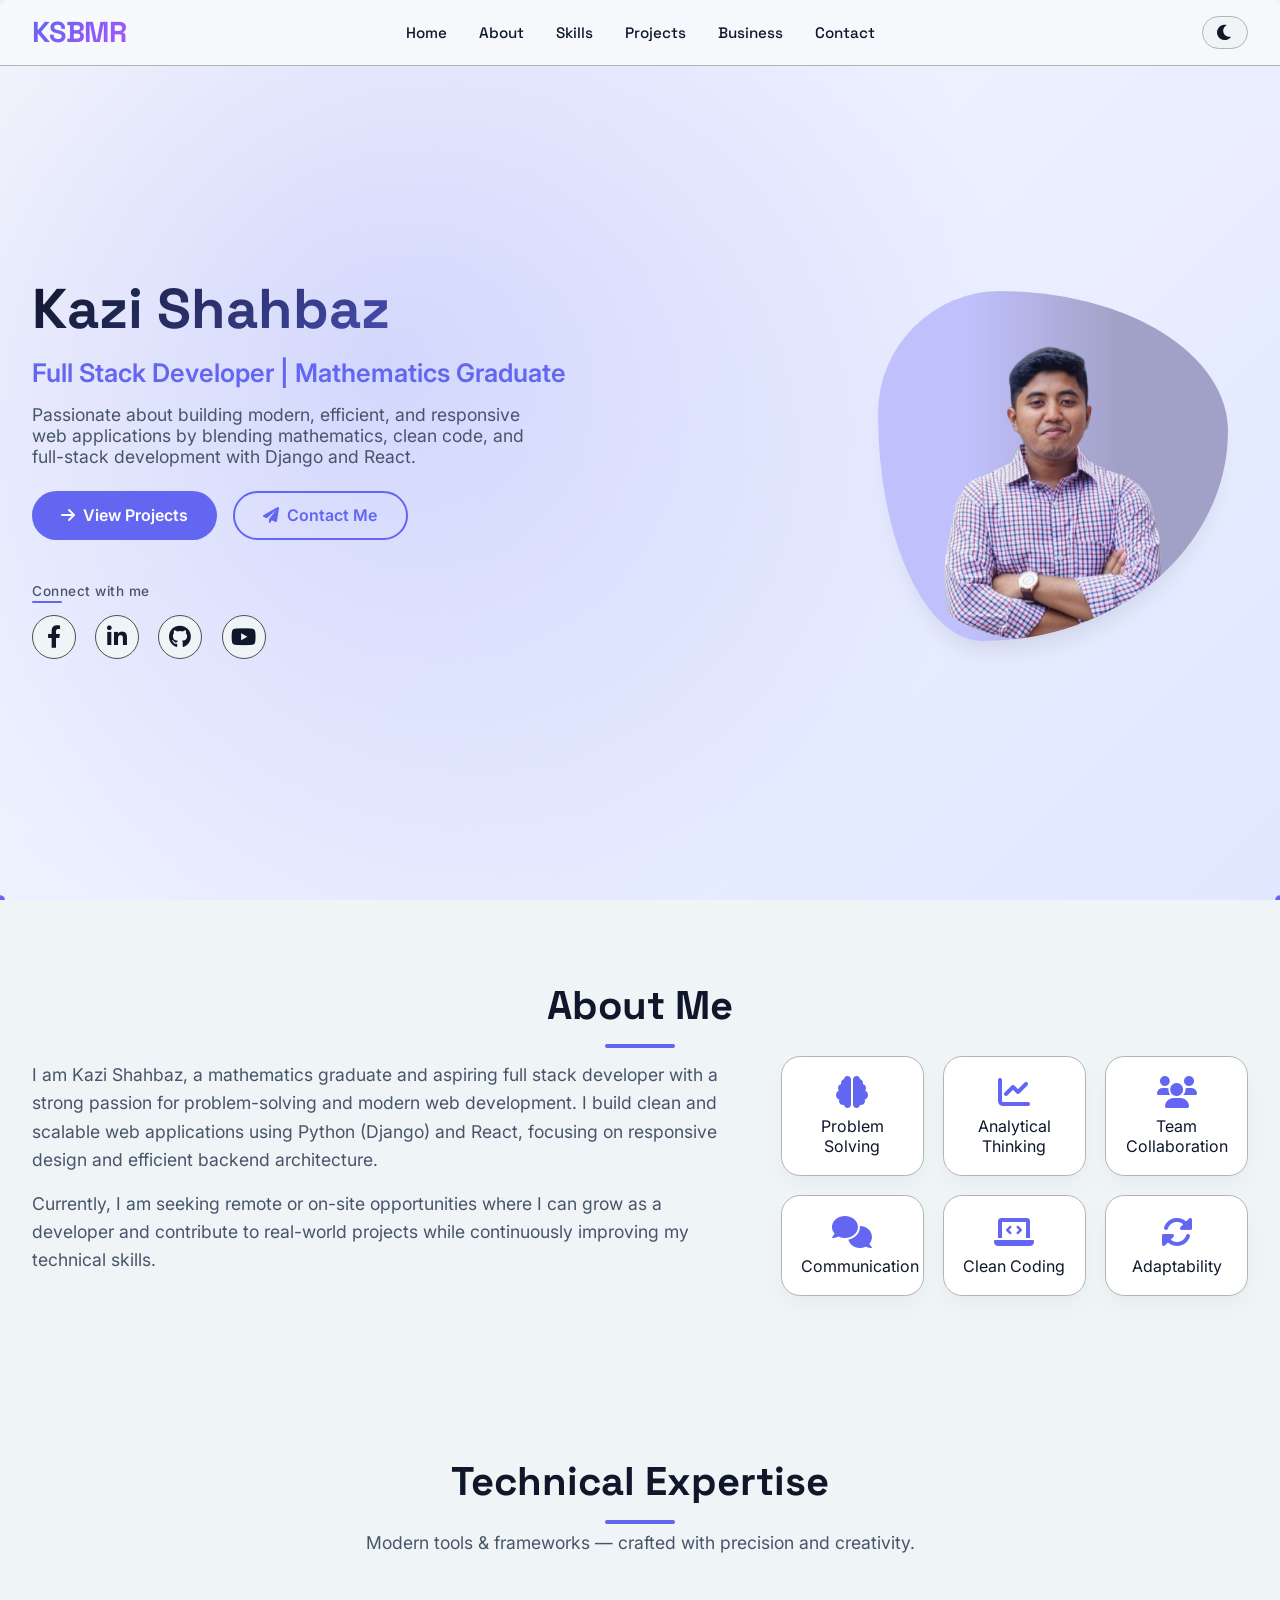
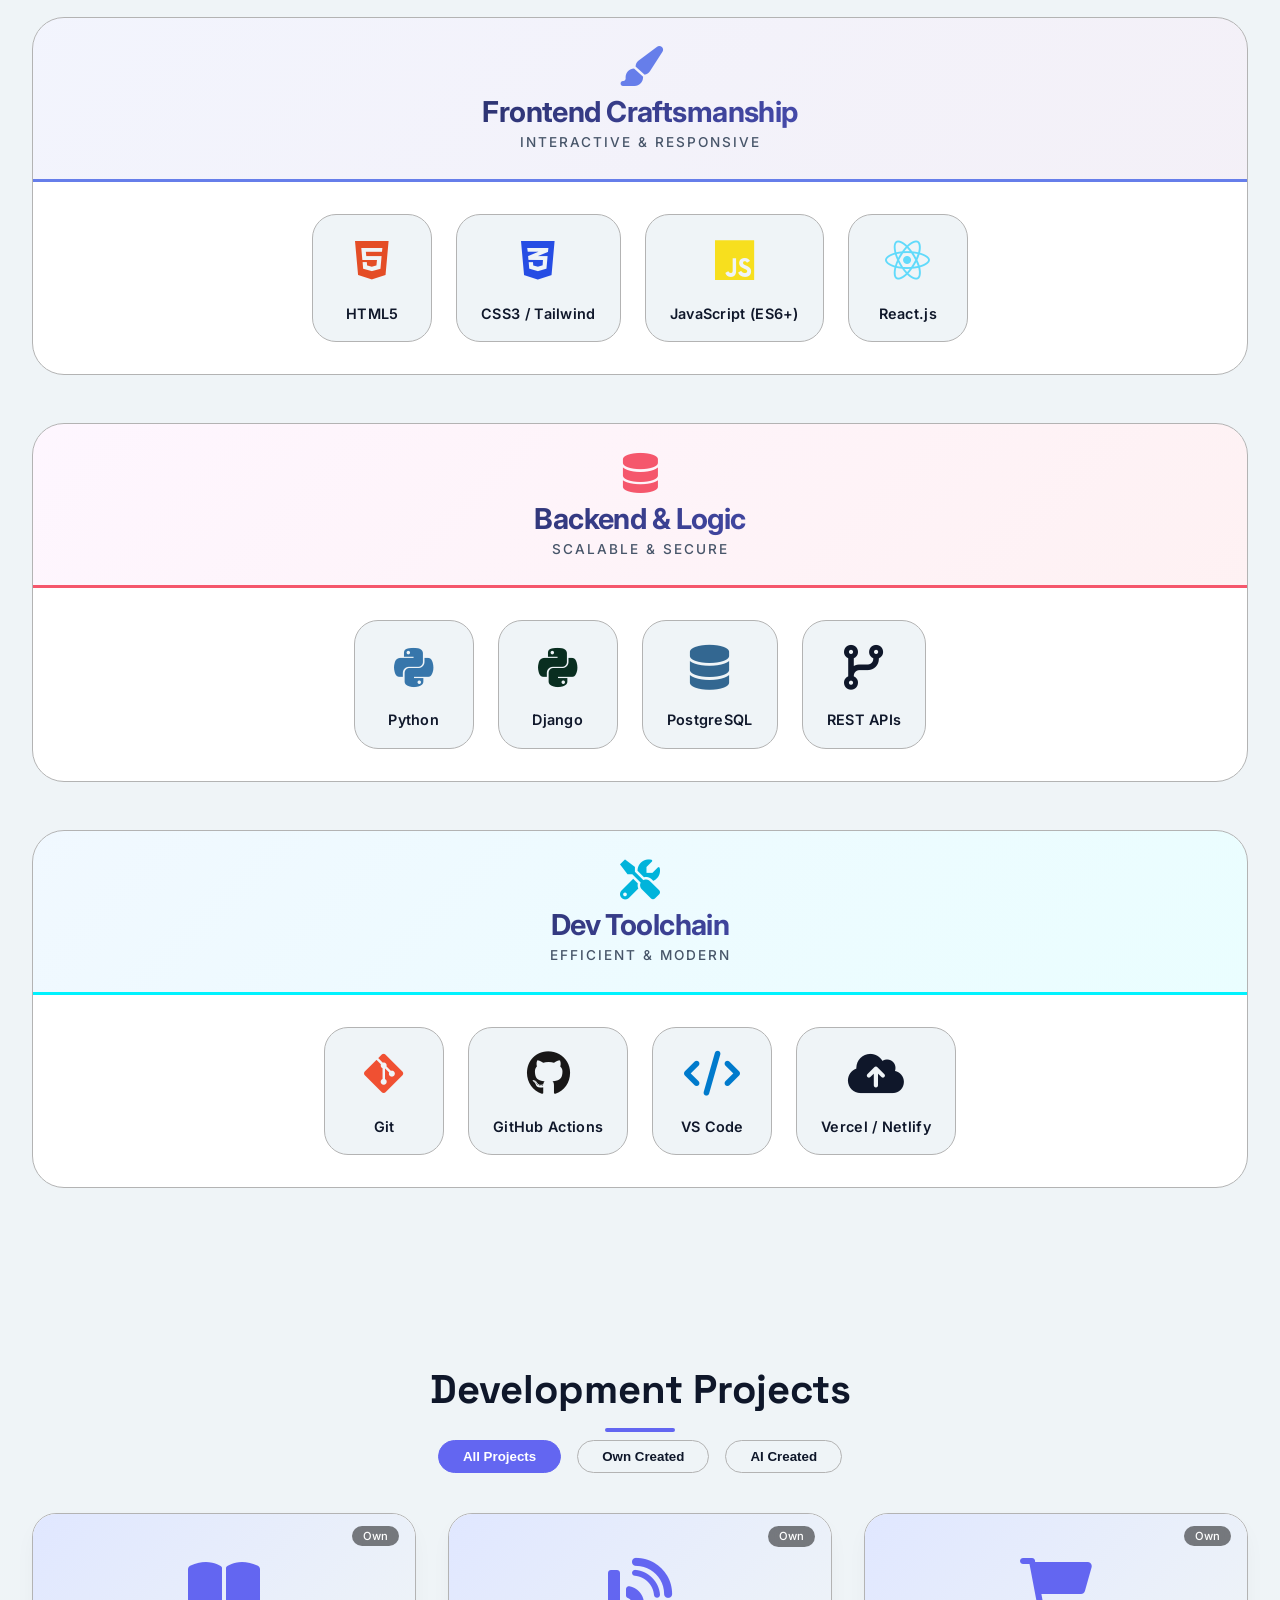
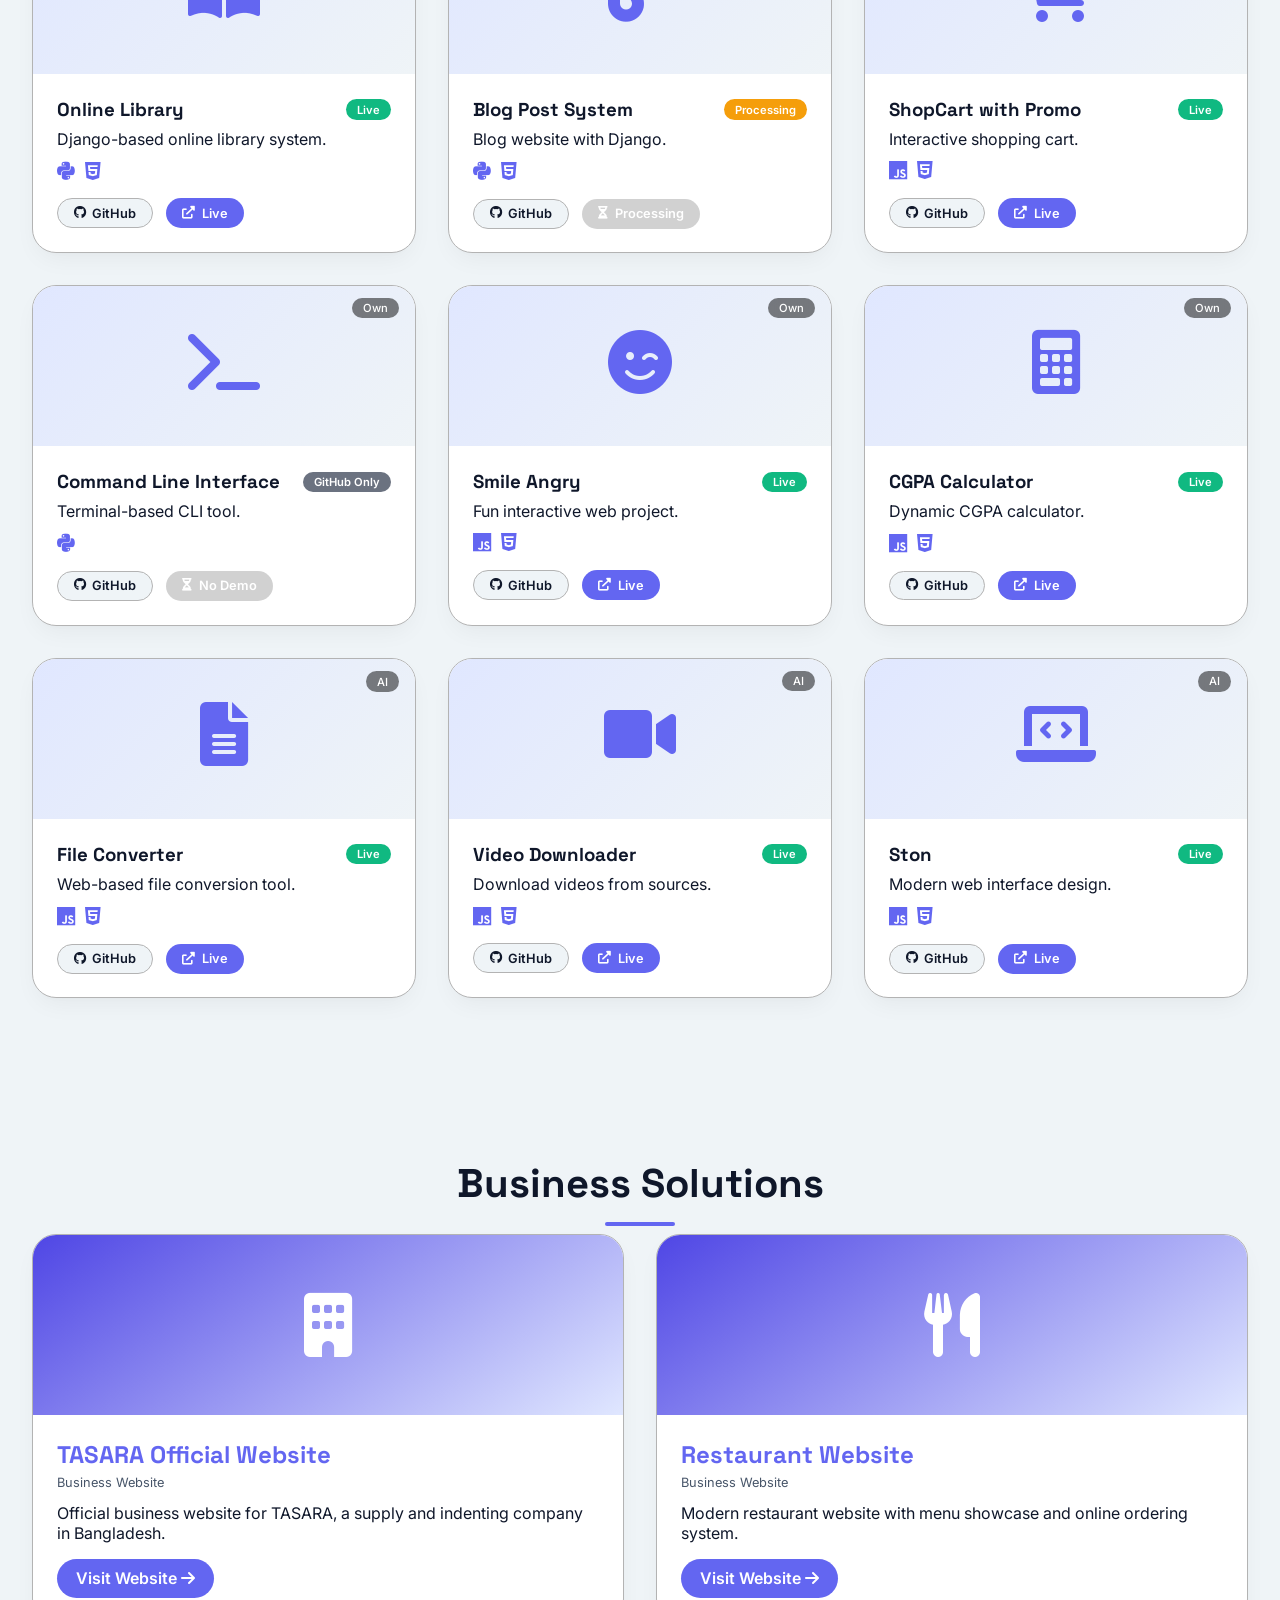
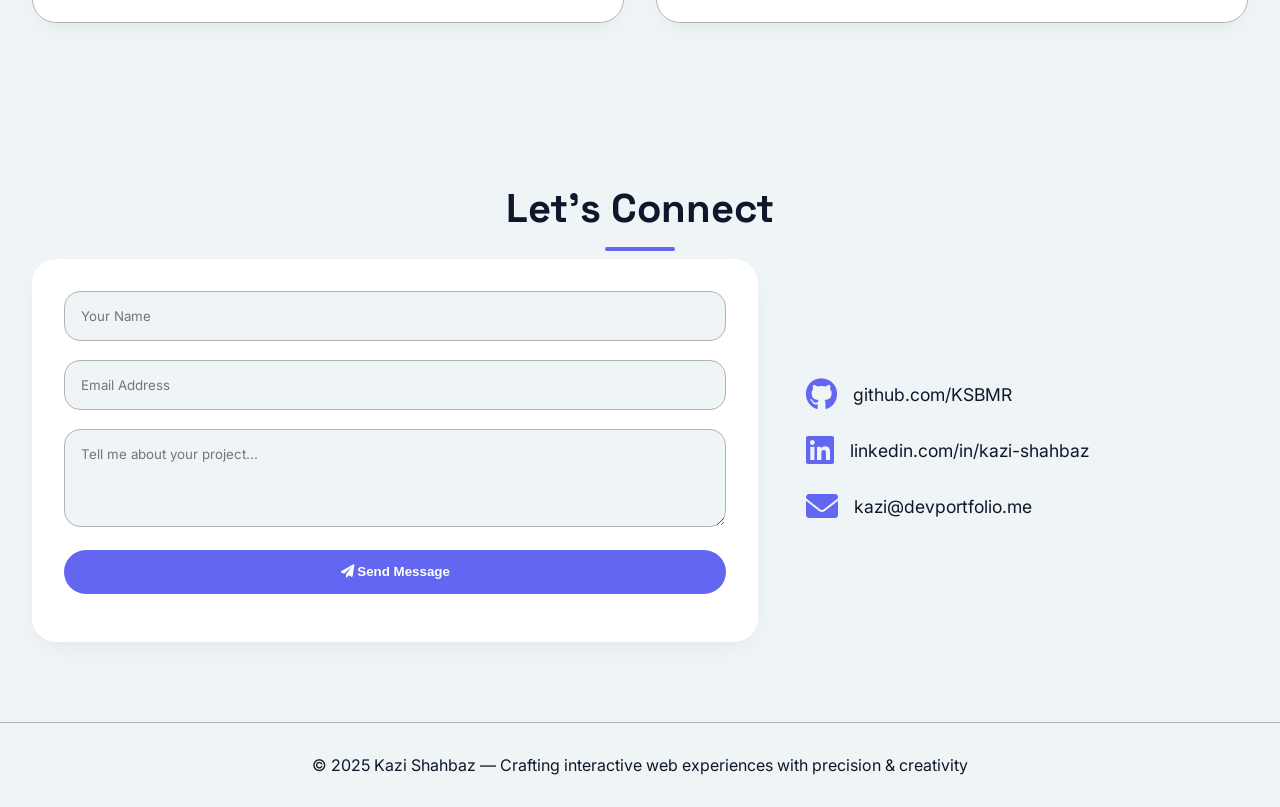
<file: por.html>
<!DOCTYPE html>
<html lang="en">
<head>
    <meta charset="UTF-8">
    <meta name="viewport" content="width=device-width, initial-scale=1.0, viewport-fit=cover">
    <title class="ksbmr-text" >KSBMR</title>
    <link rel="icon" type="image/png" href="favicon.png">
    <!-- AOS CSS -->
    <link href="https://unpkg.com/aos@2.3.1/dist/aos.css" rel="stylesheet">
    <!-- Font Awesome 6 -->
    <link rel="stylesheet" href="https://cdnjs.cloudflare.com/ajax/libs/font-awesome/6.0.0-beta3/css/all.min.css">
    <!-- Google Fonts -->
    <link href="https://fonts.googleapis.com/css2?family=Inter:opsz,wght@14..32,300;14..32,400;14..32,500;14..32,600;14..32,700&family=Space+Grotesk:wght@400;500;600;700&display=swap" rel="stylesheet">
    <style>
        * {
            margin: 0;
            padding: 0;
            box-sizing: border-box;
        }

        :root {
            --bg-primary: rgb(192, 248, 255);
            --bg-secondary: #eff4f7;
            --text-primary: #0f172a;
            --text-secondary: #475569;
            --accent: #6366f1;
            --accent-dark: #4f46e5;
            --accent-light: #e0e7ff;
            --card-bg: #ffffff;
            --border: #b3b3b3;
            --shadow-sm: 0 10px 25px -5px rgba(0,0,0,0.05), 0 8px 10px -6px rgba(0,0,0,0.02);
            --shadow-md: 0 20px 25px -12px rgba(0,0,0,0.1);
            --transition: all 0.3s cubic-bezier(0.4, 0, 0.2, 1);
            --badge-live: #10b981;
            --badge-processing: #f59e0b;
            --badge-github: #6b7280;
            --expertise-gradient-1: linear-gradient(135deg, #667eea 0%, #764ba2 100%);
            --expertise-gradient-2: linear-gradient(135deg, #f093fb 0%, #f5576c 100%);
            --expertise-gradient-3: linear-gradient(135deg, #4facfe 0%, #00f2fe 100%);
        }

        body.dark {
            --bg-primary: #0f172a;
            --bg-secondary: #1e293b;
            --text-primary: #f1f5f9;
            --text-secondary: #cbd5e1;
            --card-bg: #1e293b;
            --border: #334155;
            --accent-light: #2e3a6b;
            --shadow-sm: 0 10px 25px -5px rgba(0,0,0,0.3);
            --shadow-md: 0 20px 35px -12px rgba(0,0,0,0.5);
            --badge-live: #34d399;
            --badge-processing: #fbbf24;
        }

        body {
            font-family: 'Inter', sans-serif;
            background-color: var(--bg-primary);
            color: var(--text-primary);
            transition: background-color 0.3s, color 0.2s;
            overflow-x: hidden;
            scroll-behavior: smooth;
        }

        .ksbmr-text {
        /* Font styling */
        font-family: 'Arial Black', 'Arial Bold', sans-serif;
        font-weight: 900;
        font-size: 48px; /* Adjust as needed for your layout */
        letter-spacing: -1px;
        
        /* Color and rendering */
        color: #8B5CF6; /* Vibrant medium-purple */
        text-transform: uppercase;
        
        /* Smooth edges */
        -webkit-font-smoothing: antialiased;
        }

        h1, h2, h3, .logo, .nav-links a {
            font-family: 'Space Grotesk', monospace;
        }

        /* Updated Navbar - Professional Centered Layout */
        .navbar {
            position: fixed;
            top: 0;
            left: 0;
            width: 100%;
            background: rgba(var(--bg-primary-rgb), 0.85);
            backdrop-filter: blur(12px);
            z-index: 1000;
            padding: 0.9rem 2rem;
            transition: var(--transition);
            border-bottom: 1px solid var(--border);
        }
        body:not(.dark) .navbar {
            background: rgba(248, 250, 252, 0.9);
        }
        body.dark .navbar {
            background: rgba(15, 23, 42, 0.92);
        }
        .navbar.scrolled {
            padding: 0.6rem 2rem;
            box-shadow: var(--shadow-sm);
        }

        .nav-container {
            max-width: 1300px;
            margin: 0 auto;
            display: flex;
            align-items: center;
            justify-content: space-between;
            position: relative;
        }

        /* Logo Left */
        .logo {
            font-size: 1.8rem;
            font-weight: 700;
            background: linear-gradient(135deg, var(--accent), #a855f7);
            -webkit-background-clip: text;
            background-clip: text;
            color: transparent;
            letter-spacing: -0.02em;
            text-decoration: none;
            flex-shrink: 0;
        }

        /* Desktop Navigation - Centered */
        .nav-links {
            display: flex;
            gap: 2rem;
            align-items: center;
            position: absolute;
            left: 50%;
            transform: translateX(-50%);
        }
        .nav-links a {
            text-decoration: none;
            font-weight: 500;
            color: var(--text-primary);
            transition: 0.2s;
            font-size: 0.95rem;
            position: relative;
        }
        .nav-links a:hover {
            color: var(--accent);
        }
        .nav-links a::after {
            content: '';
            position: absolute;
            bottom: -5px;
            left: 0;
            width: 0;
            height: 2px;
            background: var(--accent);
            transition: width 0.25s ease;
        }
        .nav-links a:hover::after {
            width: 100%;
        }

        /* Right Side Controls */
        .nav-controls {
            display: flex;
            align-items: center;
            gap: 1rem;
            flex-shrink: 0;
        }
        #darkmode-toggle {
            background: var(--bg-secondary);
            border: 1px solid var(--border);
            font-size: 1.1rem;
            cursor: pointer;
            padding: 0.4rem 0.8rem;
            border-radius: 2rem;
            color: var(--text-primary);
            transition: var(--transition);
            display: flex;
            align-items: center;
            gap: 0.4rem;
        }
        #darkmode-toggle:hover {
            background: var(--accent-light);
        }

        /* Hamburger Menu - Hidden on Desktop */
        .hamburger {
            display: none;
            flex-direction: column;
            justify-content: space-between;
            width: 28px;
            height: 20px;
            cursor: pointer;
            background: transparent;
            border: none;
            padding: 0;
            z-index: 1001;
        }
        .hamburger span {
            width: 100%;
            height: 2.5px;
            background-color: var(--text-primary);
            transition: all 0.3s ease;
            border-radius: 2px;
        }
        .hamburger.active span:nth-child(1) {
            transform: translateY(8.5px) rotate(45deg);
        }
        .hamburger.active span:nth-child(2) {
            opacity: 0;
        }
        .hamburger.active span:nth-child(3) {
            transform: translateY(-8.5px) rotate(-45deg);
        }

        /* Mobile Menu Overlay */
        .mobile-menu {
            position: fixed;
            top: 0;
            right: -100%;
            width: 280px;
            height: 100vh;
            background: var(--bg-primary);
            backdrop-filter: blur(16px);
            z-index: 999;
            padding: 5rem 2rem 2rem;
            transition: right 0.3s cubic-bezier(0.4, 0, 0.2, 1);
            box-shadow: -5px 0 20px rgba(0,0,0,0.1);
            border-left: 1px solid var(--border);
            display: flex;
            flex-direction: column;
            gap: 1.8rem;
        }
        body.dark .mobile-menu {
            background: rgba(15, 23, 42, 0.98);
        }
        .mobile-menu.active {
            right: 0;
        }
        .mobile-menu a {
            text-decoration: none;
            font-size: 1.2rem;
            font-weight: 500;
            color: var(--text-primary);
            padding: 0.5rem 0;
            transition: 0.2s;
            border-bottom: 1px solid var(--border);
        }
        .mobile-menu a:hover {
            color: var(--accent);
            padding-left: 0.5rem;
        }
        .mobile-menu .mobile-dark-toggle {
            margin-top: 1rem;
            display: flex;
            align-items: center;
            gap: 0.8rem;
            background: var(--bg-secondary);
            border: 1px solid var(--border);
            padding: 0.6rem 1rem;
            border-radius: 2rem;
            width: fit-content;
            cursor: pointer;
        }
        .menu-overlay {
            position: fixed;
            top: 0;
            left: 0;
            width: 100%;
            height: 100%;
            background: rgba(0,0,0,0.5);
            z-index: 998;
            opacity: 0;
            visibility: hidden;
            transition: 0.3s;
        }
        .menu-overlay.active {
            opacity: 1;
            visibility: visible;
        }

        /* Responsive */
        @media (max-width: 920px) {
            .nav-links {
                display: none;
            }
            .hamburger {
                display: flex;
            }
            .nav-container {
                justify-content: space-between;
            }
            .nav-controls {
                gap: 1rem;
            }
        }

        /* Hero Section - Enhanced with Social Icons */
        /* Hero Section - Main Container */
        .hero {
            min-height: 100vh;
            display: flex;
            align-items: center;
            justify-content: center;
            position: relative;
            overflow: hidden;
            padding: 6rem 2rem 4rem;
            background: linear-gradient(
                135deg,
                #f8fafc 0%,
                #eef2ff 40%,
                #e0e7ff 100%
            );
        }

        /* Dark Mode Background */
        body.dark .hero {
            background: linear-gradient(135deg, #0f172a 0%, #1e1b4b 100%);
        }

        /* Animated Glow Effect */
        .hero::before {
            content: '';
            position: absolute;
            top: 0;
            left: 0;
            width: 100%;
            height: 100%;
            background: radial-gradient(circle at 30% 40%, rgba(99,102,241,0.2) 0%, transparent 60%);
            animation: pulseGlow 6s ease-in-out infinite;
            pointer-events: none;
        }

        @keyframes pulseGlow {
            0%, 100% { opacity: 0.4; transform: scale(1); }
            50% { opacity: 0.7; transform: scale(1.05); }
        }

        /* Background Particles Canvas */
        #particle-canvas {
            position: absolute;
            top: 0;
            left: 0;
            width: 100%;
            height: 100%;
            pointer-events: none;
            z-index: 0;
        }

        .hero-container {
            max-width: 1300px;
            width: 100%;
            display: flex;
            align-items: center;
            justify-content: space-between;
            gap: 3rem;
            flex-wrap: wrap;
            z-index: 2;
            position: relative;
        }

        /* Text Content Area */
        .hero-content {
            flex: 1;
            min-width: 280px;
        }

        .hero-content h1 {
            font-size: 3.5rem;
            font-weight: 700;
            margin-bottom: 0.5rem;
            background: linear-gradient(135deg, var(--text-primary), var(--accent));
            -webkit-background-clip: text;
            background-clip: text;
            color: transparent;
        }

        .creative-tagline {
            font-size: 1.6rem;
            font-weight: 600;
            margin: 0.8rem 0;
            color: var(--accent);
        }

        .tagline-desc {
            font-size: 1.1rem;
            margin: 1rem 0;
            color: var(--text-secondary);
            max-width: 500px;
        }

        /* Buttons */
        .btn-group {
            display: flex;
            gap: 1rem;
            margin-top: 1.5rem;
            flex-wrap: wrap;
        }

        .btn {
            padding: 0.8rem 1.8rem;
            border-radius: 40px;
            font-weight: 600;
            text-decoration: none;
            transition: var(--transition);
            display: inline-flex;
            align-items: center;
            gap: 0.5rem;
        }

        .btn-primary {
            background: var(--accent);
            color: white;
            border: none;
        }

        .btn-primary:hover {
            background: var(--accent-dark);
            transform: translateY(-3px);
            box-shadow: 0 10px 20px -8px var(--accent);
        }

        .btn-outline {
            border: 2px solid var(--accent);
            color: var(--accent);
            background: transparent;
        }

        .btn-outline:hover {
            background: var(--accent);
            color: white;
            transform: translateY(-3px);
        }

        /* Social Connect Icons */
        .social-connect {
            margin-top: 2rem;
            padding-top: 0.5rem;
        }

        .connect-label {
            font-size: 0.85rem;
            font-weight: 500;
            letter-spacing: 0.5px;
            color: var(--text-secondary);
            margin-bottom: 1rem;
            display: inline-block;
            position: relative;
        }

        .connect-label::after {
            content: '';
            position: absolute;
            bottom: -4px;
            left: 0;
            width: 30px;
            height: 2px;
            background: var(--accent);
            border-radius: 2px;
        }

        .social-icons-wrapper {
            display: flex;
            gap: 1.2rem;
            flex-wrap: wrap;
            align-items: center;
        }

        .social-icon-link {
            display: flex;
            align-items: center;
            justify-content: center;
            width: 44px;
            height: 44px;
            border-radius: 50%;
            background: var(--bg-secondary);
            color: var(--text-primary);
            text-decoration: none;
            transition: all 0.3s ease;
            border: 1px solid #4D4D4D;
            font-size: 1.4rem;
        }

        .social-icon-link:hover {
            transform: translateY(-4px) scale(1.08);
            background: var(--accent);
            color: white;
            border-color: var(--accent);
            box-shadow: 0 8px 20px rgba(99, 102, 241, 0.2);
        }

        body.dark .social-icon-link:hover {
            box-shadow: 0 0 12px rgba(99, 102, 241, 0.5);
        }

        /* Hero Image & Blob Shape */
        .hero-image {
            flex: 1; 
            display: flex;
            justify-content: flex-end;
            align-items: center;
            padding: 20px;
        }

        .img-placeholder {
            width: 350px;
            height: 350px;
            background: linear-gradient(90deg,rgba(192, 192, 252, 1) 26%, rgba(161, 161, 199, 1) 69%);
            border-radius: 35% 65% 70% 30% / 35% 40% 60% 65%;
            display: flex;
            align-items: flex-end;
            justify-content: center;
            box-shadow: var(--shadow-md);
            overflow: hidden;
        }

        .img-placeholder img {
            margin-right: 26px;
            width: 100%;
            height: 100%;
            object-fit: cover;
            display: block;
        }

        /* Responsive Adjustments */
        @media (max-width: 768px) {
            .hero-content h1 { font-size: 2.5rem; }
            .creative-tagline { font-size: 1.2rem; }
            .hero-container { flex-direction: column-reverse; text-align: center; }
            .btn-group { justify-content: center; }
            .social-connect { text-align: center; }
            .connect-label::after { left: 50%; transform: translateX(-50%); width: 40px; }
            .social-icons-wrapper { justify-content: center; }
            .tagline-desc { margin-left: auto; margin-right: auto; }
        }

        /* Sections */
        section {
            background: var(--bg-secondary);
            padding: 5rem 2rem;
            max-width: 1300px;
            margin: 0 auto;
        }

        .section-title {
            font-size: 2.5rem;
            font-weight: 700;
            text-align: center;
            margin-bottom: 0.5rem;
            position: relative;
        }

        .section-subtitle {
            text-align: center;
            color: var(--text-secondary);
            font-size: 1.1rem;
            margin-bottom: 3rem;
            max-width: 600px;
            margin-left: auto;
            margin-right: auto;
        }

        .section-title::after {
            content: '';
            width: 70px;
            height: 4px;
            background: var(--accent);
            display: block;
            margin: 0.8rem auto 0;
            border-radius: 4px;
        }

        /* ===== REDESIGNED TECHNICAL EXPERTISE SECTION ===== */
        .expertise-wrapper {
            position: relative;
            padding: 1rem 0;
        }
        
        .expertise-container-modern {
            display: flex;
            flex-direction: column;
            gap: 3rem;
        }
        
        .expertise-card-modern {
            background: var(--card-bg);
            border-radius: 2rem;
            overflow: hidden;
            transition: all 0.4s ease;
            border: 1px solid var(--border);
            position: relative;
            backdrop-filter: blur(2px);
        }
        
        .expertise-card-modern:hover {
            transform: translateY(-8px);
            box-shadow: var(--shadow-md);
            border-color: var(--accent);
        }
        
        .card-header-gradient {
            padding: 1.8rem 2rem;
            text-align: center;
            position: relative;
            overflow: hidden;
        }
        
        .expertise-card-modern:nth-child(1) .card-header-gradient {
            background: linear-gradient(135deg, #667eea15, #764ba215);
            border-bottom: 3px solid #667eea;
        }
        body.dark .expertise-card-modern:nth-child(1) .card-header-gradient {
            background: linear-gradient(135deg, #667eea25, #764ba225);
        }
        
        .expertise-card-modern:nth-child(2) .card-header-gradient {
            background: linear-gradient(135deg, #f093fb15, #f5576c15);
            border-bottom: 3px solid #f5576c;
        }
        body.dark .expertise-card-modern:nth-child(2) .card-header-gradient {
            background: linear-gradient(135deg, #f093fb25, #f5576c25);
        }
        
        .expertise-card-modern:nth-child(3) .card-header-gradient {
            background: linear-gradient(135deg, #4facfe15, #00f2fe15);
            border-bottom: 3px solid #00f2fe;
        }
        body.dark .expertise-card-modern:nth-child(3) .card-header-gradient {
            background: linear-gradient(135deg, #4facfe25, #00f2fe25);
        }
        
        .group-icon {
            font-size: 2.5rem;
            margin-bottom: 0.5rem;
            display: inline-block;
        }
        .expertise-card-modern:nth-child(1) .group-icon { color: #667eea; }
        .expertise-card-modern:nth-child(2) .group-icon { color: #f5576c; }
        .expertise-card-modern:nth-child(3) .group-icon { color: #00b4db; }
        
        .group-title-modern {
            font-size: 1.8rem;
            font-weight: 700;
            letter-spacing: -0.02em;
            background: linear-gradient(135deg, var(--text-primary), var(--accent));
            -webkit-background-clip: text;
            background-clip: text;
            color: transparent;
            margin-bottom: 0.3rem;
        }
        
        .group-subtitle-modern {
            font-size: 0.85rem;
            text-transform: uppercase;
            letter-spacing: 2px;
            font-weight: 500;
            color: var(--text-secondary);
        }
        
        .skills-grid-modern {
            padding: 2rem;
            display: flex;
            flex-wrap: wrap;
            justify-content: center;
            gap: 1.5rem;
        }
        
        .skill-card-modern {
            background: var(--bg-secondary);
            backdrop-filter: blur(4px);
            padding: 1.2rem 1.5rem;
            text-align: center;
            border-radius: 1.5rem;
            min-width: 120px;
            transition: all 0.3s cubic-bezier(0.2, 0.9, 0.4, 1.1);
            border: 1px solid var(--border);
            cursor: default;
            position: relative;
            overflow: hidden;
        }
        
        .skill-card-modern::before {
            content: '';
            position: absolute;
            top: 0;
            left: -100%;
            width: 100%;
            height: 100%;
            background: linear-gradient(90deg, transparent, rgba(99,102,241,0.1), transparent);
            transition: left 0.5s ease;
        }
        
        .skill-card-modern:hover::before {
            left: 100%;
        }
        
        .skill-card-modern:hover {
            transform: translateY(-8px) scale(1.02);
            border-color: var(--accent);
            box-shadow: 0 20px 30px -12px rgba(99,102,241,0.2);
        }
        
        .skill-icon-wrapper {
            font-size: 2.8rem;
            margin-bottom: 0.75rem;
            display: inline-block;
            transition: transform 0.2s ease;
        }
        
        .skill-card-modern:hover .skill-icon-wrapper {
            transform: scale(1.1);
        }
        
        .skill-card-modern span {
            font-size: 0.9rem;
            font-weight: 600;
            display: block;
            margin-top: 0.3rem;
            letter-spacing: 0.3px;
        }
        
        @media (max-width: 640px) {
            .skills-grid-modern { gap: 1rem; padding: 1.5rem; }
            .skill-card-modern { min-width: 100px; padding: 0.8rem 1rem; }
            .skill-icon-wrapper { font-size: 2rem; }
            .group-title-modern { font-size: 1.4rem; }
            .card-header-gradient { padding: 1.2rem 1rem; }
        }

        /* About, Projects, Business, Contact styles */
        .about-grid {
            display: flex;
            flex-wrap: wrap;
            gap: 3rem;
            align-items: center;
        }
        .about-text {
            flex: 1.5;
        }
        .about-text p {
            font-size: 1.1rem;
            line-height: 1.6;
            color: var(--text-secondary);
            margin-bottom: 1rem;
        }
        .soft-skills {
            flex: 1;
            display: grid;
            grid-template-columns: repeat(auto-fit, minmax(130px, 1fr));
            gap: 1.2rem;
        }
        .soft-card {
            background: var(--card-bg);
            padding: 1.2rem;
            text-align: center;
            border-radius: 1.2rem;
            box-shadow: var(--shadow-sm);
            border: 1px solid var(--border);
            transition: var(--transition);
        }
        .soft-card:hover {
            transform: translateY(-5px);
        }
        .soft-card i {
            font-size: 2rem;
            color: var(--accent);
            margin-bottom: 0.5rem;
        }
        .filter-tabs {
            display: flex;
            justify-content: center;
            gap: 1rem;
            margin-bottom: 2.5rem;
            flex-wrap: wrap;
        }
        .filter-btn {
            background: transparent;
            border: 1px solid var(--border);
            padding: 0.5rem 1.5rem;
            border-radius: 40px;
            font-weight: 600;
            cursor: pointer;
            transition: var(--transition);
            color: var(--text-primary);
        }
        .filter-btn.active, .filter-btn:hover {
            background: var(--accent);
            color: white;
            border-color: var(--accent);
        }
        .projects-grid {
            display: grid;
            grid-template-columns: repeat(auto-fill, minmax(340px, 1fr));
            gap: 2rem;
        }
        .project-card {
            background: var(--card-bg);
            border-radius: 1.5rem;
            overflow: hidden;
            transition: var(--transition);
            box-shadow: var(--shadow-sm);
            border: 1px solid var(--border);
        }
        .project-card:hover {
            transform: translateY(-8px) scale(1.02);
            box-shadow: var(--shadow-md);
        }
        .project-preview {
            height: 160px;
            background: linear-gradient(135deg, var(--accent-light), var(--bg-secondary));
            display: flex;
            flex-direction: column;
            align-items: center;
            justify-content: center;
            position: relative;
            transition: var(--transition);
        }
        .preview-icon {
            font-size: 4rem;
            color: var(--accent);
            margin-bottom: 0.5rem;
        }
        .category-badge {
            position: absolute;
            top: 12px;
            right: 16px;
            font-size: 0.7rem;
            padding: 0.2rem 0.7rem;
            border-radius: 20px;
            background: rgba(0,0,0,0.5);
            color: white;
            font-weight: 500;
            backdrop-filter: blur(4px);
        }
        .project-content {
            padding: 1.5rem;
        }
        .project-header {
            display: flex;
            justify-content: space-between;
            align-items: center;
            flex-wrap: wrap;
            margin-bottom: 0.5rem;
        }
        .status-badge {
            font-size: 0.7rem;
            padding: 0.2rem 0.7rem;
            border-radius: 20px;
            font-weight: 600;
        }
        .status-live { background: var(--badge-live); color: white; }
        .status-processing { background: var(--badge-processing); color: white; }
        .status-github { background: var(--badge-github); color: white; }
        .tech-icons {
            display: flex;
            gap: 0.6rem;
            flex-wrap: wrap;
            margin: 0.8rem 0;
        }
        .tech-icons i {
            font-size: 1.3rem;
            color: var(--accent);
        }
        .project-buttons {
            display: flex;
            gap: 0.8rem;
            margin-top: 1rem;
            flex-wrap: wrap;
        }
        .project-btn {
            padding: 0.4rem 1rem;
            border-radius: 30px;
            text-decoration: none;
            font-size: 0.8rem;
            font-weight: 600;
            transition: var(--transition);
            display: inline-flex;
            align-items: center;
            gap: 0.4rem;
        }
        .btn-github {
            background: var(--bg-secondary);
            border: 1px solid var(--border);
            color: var(--text-primary);
        }
        .btn-live {
            background: var(--accent);
            color: white;
            border: none;
        }
        .btn-live.disabled {
            background: var(--border);
            cursor: not-allowed;
            opacity: 0.6;
        }
        .business-grid {
            display: grid;
            grid-template-columns: repeat(auto-fit, minmax(340px, 1fr));
            gap: 2rem;
        }
        .business-card {
            background: var(--card-bg);
            border-radius: 1.5rem;
            overflow: hidden;
            transition: var(--transition);
            box-shadow: var(--shadow-sm);
            border: 1px solid var(--border);
        }
        .business-card:hover {
            transform: translateY(-6px);
            box-shadow: var(--shadow-md);
        }
        .business-preview {
            height: 180px;
            background: linear-gradient(145deg, var(--accent-dark), var(--accent-light));
            display: flex;
            align-items: center;
            justify-content: center;
            color: white;
            font-size: 4rem;
        }
        .business-content {
            padding: 1.5rem;
        }
        .business-content h3 {
            font-size: 1.5rem;
            margin-bottom: 0.3rem;
            color: var(--accent);
        }
        .business-type {
            font-size: 0.8rem;
            color: var(--text-secondary);
            margin-bottom: 0.8rem;
        }
        .business-link {
            display: inline-block;
            margin-top: 1rem;
            padding: 0.6rem 1.2rem;
            background: var(--accent);
            color: white;
            border-radius: 2rem;
            text-decoration: none;
            font-weight: 600;
            transition: var(--transition);
        }
        .business-link:hover {
            background: var(--accent-dark);
            transform: translateX(5px);
        }
        .contact-wrapper {
            display: flex;
            flex-wrap: wrap;
            gap: 3rem;
            justify-content: space-between;
        }
        .contact-form {
            flex: 1.5;
            background: var(--card-bg);
            padding: 2rem;
            border-radius: 1.5rem;
            box-shadow: var(--shadow-sm);
        }
        .form-group {
            margin-bottom: 1.2rem;
        }
        input, textarea {
            width: 100%;
            padding: 1rem;
            background: var(--bg-secondary);
            border: 1px solid var(--border);
            border-radius: 1rem;
            font-family: inherit;
            color: var(--text-primary);
        }
        button[type="submit"] {
            background: var(--accent);
            border: none;
            padding: 0.9rem;
            width: 100%;
            border-radius: 2rem;
            font-weight: bold;
            color: white;
            cursor: pointer;
            transition: var(--transition);
        }
        .social-links {
            flex: 1;
            display: flex;
            flex-direction: column;
            gap: 1.5rem;
            justify-content: center;
        }
        .social-icon {
            display: flex;
            align-items: center;
            gap: 1rem;
            font-size: 1.1rem;
            text-decoration: none;
            color: var(--text-primary);
            transition: var(--transition);
        }
        .social-icon i {
            font-size: 2rem;
            color: var(--accent);
        }
        footer {
            text-align: center;
            padding: 2rem;
            border-top: 1px solid var(--border);
            background: var(--bg-secondary);
        }
    </style>
</head>
<body>

<!-- Navbar (unchanged) -->
<nav class="navbar" id="navbar">
    <div class="nav-container">
        <a href="#home" class="logo">KSBMR</a>
        <div class="nav-links">
            <a href="#home">Home</a>
            <a href="#about">About</a>
            <a href="#expertise">Skills</a>
            <a href="#projects">Projects</a>
            <a href="#business">Business</a>
            <a href="#contact">Contact</a>
        </div>
        <div class="nav-controls">
            <button id="darkmode-toggle" aria-label="Dark mode"><i class="fas fa-moon"></i></button>
            <button class="hamburger" id="hamburger" aria-label="Menu"><span></span><span></span><span></span></button>
        </div>
    </div>
</nav>

<div class="mobile-menu" id="mobileMenu">
    <a href="#home">Home</a>
    <a href="#about">About</a>
    <a href="#expertise">Skills</a>
    <a href="#projects">Projects</a>
    <a href="#business">Business</a>
    <a href="#contact">Contact</a>
    <div class="mobile-dark-toggle" id="mobileDarkToggle"><i class="fas fa-moon"></i> <span>Dark Mode</span></div>
</div>
<div class="menu-overlay" id="menuOverlay"></div>

<!-- Hero Section with Professional Social Icons -->
<section id="home" class="hero">
    <canvas id="particle-canvas"></canvas>
    <div class="hero-container">
        <div class="hero-content" data-aos="fade-right" data-aos-duration="1000">
            <h1>Kazi Shahbaz</h1>
            <div class="creative-tagline">Full Stack Developer | Mathematics Graduate</div>
            <p class="tagline-desc">
            Passionate about building modern, efficient, and responsive web applications 
            by blending mathematics, clean code, and full-stack development with Django and React.
            </p>
            <div class="btn-group">
                <a href="#projects" class="btn btn-primary"><i class="fas fa-arrow-right"></i> View Projects</a>
                <a href="#contact" class="btn btn-outline"><i class="fas fa-paper-plane"></i> Contact Me</a>
            </div>
            
            <div class="social-connect">
                <div class="connect-label">Connect with me</div>
                <div class="social-icons-wrapper">
                    <a href="https://www.facebook.com/shahbaz.rafi.507" target="_blank" rel="noopener noreferrer" class="social-icon-link" aria-label="Facebook" title="Facebook">
                        <i class="fab fa-facebook-f"></i>
                    </a>
                    <a href="https://www.linkedin.com/in/shahbaz-rafi-99335326a/" target="_blank" rel="noopener noreferrer" class="social-icon-link" aria-label="LinkedIn" title="LinkedIn">
                        <i class="fab fa-linkedin-in"></i>
                    </a>
                    <a href="https://github.com/KSBMR/" target="_blank" rel="noopener noreferrer" class="social-icon-link" aria-label="GitHub" title="GitHub">
                        <i class="fab fa-github"></i>
                    </a>
                    <a href="https://www.youtube.com/@tooncoder-l8w" target="_blank" rel="noopener noreferrer" class="social-icon-link" aria-label="YouTube" title="YouTube">
                        <i class="fab fa-youtube"></i>
                    </a>
                </div>
            </div>
        </div>
        
        <div class="hero-image" data-aos="fade-left" data-aos-duration="1000">
            <div class="img-placeholder">
                <img src="por_img.png" alt="Kazi Shahbaz">
            </div>
        </div>
    </div>
</section>

<!-- About Section (unchanged) -->
<section id="about">
    <h2 class="section-title" data-aos="fade-up">About Me</h2>
    <div class="about-grid">
        <div class="about-text" data-aos="fade-up" data-aos-delay="100">
            <p>
                I am Kazi Shahbaz, a mathematics graduate and aspiring full stack developer with a strong 
                passion for problem-solving and modern web development. I build clean and scalable web 
                applications using Python (Django) and React, focusing on responsive design and efficient 
                backend architecture.
            </p>

            <p>
                Currently, I am seeking remote or on-site opportunities where I can grow as a developer 
                and contribute to real-world projects while continuously improving my technical skills.
            </p>
        </div>
        <div class="soft-skills" data-aos="fade-up" data-aos-delay="200">
            <div class="soft-card">
                <i class="fas fa-brain"></i><br>
                Problem Solving
            </div>

            <div class="soft-card">
                <i class="fas fa-chart-line"></i><br>
                Analytical Thinking
            </div>

            <div class="soft-card">
                <i class="fas fa-users"></i><br>
                Team Collaboration
            </div>

            <div class="soft-card">
                <i class="fas fa-comments"></i><br>
                Communication
            </div>

            <div class="soft-card">
                <i class="fas fa-laptop-code"></i><br>
                Clean Coding
            </div>

            <div class="soft-card">
                <i class="fas fa-sync-alt"></i><br>
                Adaptability
            </div>
        </div>
    </div>
</section>

<!-- Technical Expertise Section (unchanged) -->
<section id="expertise">
    <h2 class="section-title" data-aos="fade-up">Technical Expertise</h2>
    <p class="section-subtitle" data-aos="fade-up" data-aos-delay="50">Modern tools & frameworks — crafted with precision and creativity.</p>
    <div class="expertise-wrapper">
        <div class="expertise-container-modern">
            <div class="expertise-card-modern" data-aos="fade-up" data-aos-delay="100">
                <div class="card-header-gradient"><i class="fas fa-paintbrush group-icon"></i><div class="group-title-modern">Frontend Craftsmanship</div><div class="group-subtitle-modern">Interactive & Responsive</div></div>
                <div class="skills-grid-modern">
                    <div class="skill-card-modern"><div class="skill-icon-wrapper"><i class="fab fa-html5" style="color: #E44D26;"></i></div><span>HTML5</span></div>
                    <div class="skill-card-modern"><div class="skill-icon-wrapper"><i class="fab fa-css3-alt" style="color: #264de4;"></i></div><span>CSS3 / Tailwind</span></div>
                    <div class="skill-card-modern"><div class="skill-icon-wrapper"><i class="fab fa-js" style="color: #F7DF1E;"></i></div><span>JavaScript (ES6+)</span></div>
                    <div class="skill-card-modern"><div class="skill-icon-wrapper"><i class="fab fa-react" style="color: #61DAFB;"></i></div><span>React.js</span></div>
                </div>
            </div>
            <div class="expertise-card-modern" data-aos="fade-up" data-aos-delay="150">
                <div class="card-header-gradient"><i class="fas fa-database group-icon"></i><div class="group-title-modern">Backend & Logic</div><div class="group-subtitle-modern">Scalable & Secure</div></div>
                <div class="skills-grid-modern">
                    <div class="skill-card-modern"><div class="skill-icon-wrapper"><i class="fab fa-python" style="color: #3776AB;"></i></div><span>Python</span></div>
                    <div class="skill-card-modern"><div class="skill-icon-wrapper"><i class="fab fa-python" style="color: #092E20;"></i></div><span>Django</span></div>
                    <div class="skill-card-modern"><div class="skill-icon-wrapper"><i class="fas fa-database" style="color: #336791;"></i></div><span>PostgreSQL</span></div>
                    <div class="skill-card-modern"><div class="skill-icon-wrapper"><i class="fas fa-code-branch"></i></div><span>REST APIs</span></div>
                </div>
            </div>
            <div class="expertise-card-modern" data-aos="fade-up" data-aos-delay="200">
                <div class="card-header-gradient"><i class="fas fa-tools group-icon"></i><div class="group-title-modern">Dev Toolchain</div><div class="group-subtitle-modern">Efficient & Modern</div></div>
                <div class="skills-grid-modern">
                    <div class="skill-card-modern"><div class="skill-icon-wrapper"><i class="fab fa-git-alt" style="color: #F05032;"></i></div><span>Git</span></div>
                    <div class="skill-card-modern"><div class="skill-icon-wrapper"><i class="fab fa-github" style="color: #181717;"></i></div><span>GitHub Actions</span></div>
                    <div class="skill-card-modern"><div class="skill-icon-wrapper"><i class="fas fa-code" style="color: #007ACC;"></i></div><span>VS Code</span></div>
                    <div class="skill-card-modern"><div class="skill-icon-wrapper"><i class="fas fa-cloud-upload-alt"></i></div><span>Vercel / Netlify</span></div>
                </div>
            </div>
        </div>
    </div>
</section>

<!-- Projects, Business, Contact sections (unchanged, keep original dynamic content) -->
<section id="projects">
    <h2 class="section-title" data-aos="fade-up">Development Projects</h2>
    <div class="filter-tabs" id="filter-tabs">
        <button class="filter-btn active" data-category="all">All Projects</button>
        <button class="filter-btn" data-category="own">Own Created</button>
        <button class="filter-btn" data-category="ai">AI Created</button>
    </div>
    <div class="projects-grid" id="projects-grid"></div>
</section>

<section id="business">
    <h2 class="section-title" data-aos="fade-up">Business Solutions</h2>
    <div class="business-grid" id="business-grid"></div>
</section>

<section id="contact">
    <h2 class="section-title" data-aos="fade-up">Let's Connect</h2>
    <div class="contact-wrapper">
        <div class="contact-form" data-aos="fade-right">
            <form id="contactForm">
                <div class="form-group"><input type="text" id="name" placeholder="Your Name" required></div>
                <div class="form-group"><input type="email" id="email" placeholder="Email Address" required></div>
                <div class="form-group"><textarea rows="4" id="message" placeholder="Tell me about your project..." required></textarea></div>
                <button type="submit"><i class="fas fa-paper-plane"></i> Send Message</button>
                <div id="form-feedback" style="margin-top: 1rem; text-align: center;"></div>
            </form>
        </div>
        
        <div class="social-links" data-aos="fade-left">
            <a href="https://github.com/KSBMR" class="social-icon"><i class="fab fa-github"></i> github.com/KSBMR</a>
            <a href="#" class="social-icon"><i class="fab fa-linkedin"></i> linkedin.com/in/kazi-shahbaz</a>
            <a href="#" class="social-icon"><i class="fas fa-envelope"></i> kazi@devportfolio.me</a>
        </div>
    </div>
</section>
<footer><p>© 2025 Kazi Shahbaz — Crafting interactive web experiences with precision & creativity</p></footer>

<script src="https://unpkg.com/aos@2.3.1/dist/aos.js"></script>
<script>
    AOS.init({ duration: 800, once: true, offset: 100 });
    // Navbar scroll effect
    const navbar = document.getElementById('navbar');
    window.addEventListener('scroll', () => { if (window.scrollY > 50) navbar.classList.add('scrolled'); else navbar.classList.remove('scrolled'); });
    // Dark Mode
    const darkToggle = document.getElementById('darkmode-toggle');
    const mobileDarkToggle = document.getElementById('mobileDarkToggle');
    function toggleDarkMode() { document.body.classList.toggle('dark'); const icon = darkToggle.querySelector('i'); const mobileIcon = mobileDarkToggle?.querySelector('i'); if (document.body.classList.contains('dark')) { if (icon) { icon.classList.remove('fa-moon'); icon.classList.add('fa-sun'); } if (mobileIcon) { mobileIcon.classList.remove('fa-moon'); mobileIcon.classList.add('fa-sun'); } } else { if (icon) { icon.classList.remove('fa-sun'); icon.classList.add('fa-moon'); } if (mobileIcon) { mobileIcon.classList.remove('fa-sun'); mobileIcon.classList.add('fa-moon'); } } }
    darkToggle.addEventListener('click', toggleDarkMode);
    if(mobileDarkToggle) mobileDarkToggle.addEventListener('click', toggleDarkMode);
    // Mobile Menu
    const hamburger = document.getElementById('hamburger'); const mobileMenu = document.getElementById('mobileMenu'); const menuOverlay = document.getElementById('menuOverlay');
    function closeMenu() { hamburger.classList.remove('active'); mobileMenu.classList.remove('active'); menuOverlay.classList.remove('active'); }
    function openMenu() { hamburger.classList.add('active'); mobileMenu.classList.add('active'); menuOverlay.classList.add('active'); }
    hamburger.addEventListener('click', () => { if (mobileMenu.classList.contains('active')) closeMenu(); else openMenu(); });
    menuOverlay.addEventListener('click', closeMenu);
    document.querySelectorAll('.mobile-menu a').forEach(link => { link.addEventListener('click', (e) => { closeMenu(); const hash = link.getAttribute('href'); if (hash && hash.startsWith('#')) { e.preventDefault(); const target = document.querySelector(hash); if (target) target.scrollIntoView({ behavior: 'smooth', block: 'start' }); } }); });
    // Projects Data
    const projectsData = { own: [ { title: "Online Library", desc: "Django-based online library system.", previewIcon: "fas fa-book-open", tech: ["fab fa-python","fab fa-html5"], github: "https://github.com/KSBMR/online_library", live: 'https://shahbaz2026.pythonanywhere.com/', status: "Live", statusClass: "status-live", category: "Own" }, { title: "Blog Post System", desc: "Blog website with Django.", previewIcon: "fas fa-blog", tech: ["fab fa-python","fab fa-html5"], github: "https://github.com/KSBMR/blog_post", live: null, status: "Processing", statusClass: "status-processing", category: "Own" }, { title: "ShopCart with Promo", desc: "Interactive shopping cart.", previewIcon: "fas fa-shopping-cart", tech: ["fab fa-js","fab fa-html5"], github: "https://github.com/KSBMR/shopCartwithPromo", live: "https://ksbmr.github.io/shopCartwithPromo/", status: "Live", statusClass: "status-live", category: "Own" }, { title: "Command Line Interface", desc: "Terminal-based CLI tool.", previewIcon: "fas fa-terminal", tech: ["fab fa-python"], github: "https://github.com/KSBMR/Command-Line-Interface-CLI-", live: null, status: "GitHub Only", statusClass: "status-github", category: "Own" }, { title: "Smile Angry", desc: "Fun interactive web project.", previewIcon: "fas fa-smile-wink", tech: ["fab fa-js","fab fa-html5"], github: "https://github.com/KSBMR/smile-angry", live: "https://ksbmr.github.io/smile-angry/", status: "Live", statusClass: "status-live", category: "Own" }, { title: "CGPA Calculator", desc: "Dynamic CGPA calculator.", previewIcon: "fas fa-calculator", tech: ["fab fa-js","fab fa-html5"], github: "https://github.com/KSBMR/CGPA-Calculator", live: "https://ksbmr.github.io/CGPA-Calculator/", status: "Live", statusClass: "status-live", category: "Own" } ], ai: [ { title: "File Converter", desc: "Web-based file conversion tool.", previewIcon: "fas fa-file-alt", tech: ["fab fa-js","fab fa-html5"], github: "https://github.com/KSBMR/fileconverter", live: "https://ksbmr.github.io/fileconverter/", status: "Live", statusClass: "status-live", category: "AI" }, { title: "Video Downloader", desc: "Download videos from sources.", previewIcon: "fas fa-video", tech: ["fab fa-js","fab fa-html5"], github: "https://github.com/KSBMR/VieoDownloader", live: "https://ksbmr.github.io/VieoDownloader/", status: "Live", statusClass: "status-live", category: "AI" }, { title: "Ston", desc: "Modern web interface design.", previewIcon: "fas fa-laptop-code", tech: ["fab fa-js","fab fa-html5"], github: "https://github.com/KSBMR/ston", live: "https://ksbmr.github.io/ston/", status: "Live", statusClass: "status-live", category: "AI" } ] };
    const projectsGrid = document.getElementById('projects-grid');
    function renderProjects(category = "all") { projectsGrid.innerHTML = ''; let items = (category === "all") ? [...projectsData.own, ...projectsData.ai] : (category === "own" ? projectsData.own : projectsData.ai); items.forEach((proj, idx) => { const card = document.createElement('div'); card.className = 'project-card'; card.setAttribute('data-aos','fade-up'); card.setAttribute('data-aos-delay', (idx % 6)*80); const techIcons = proj.tech.map(t => `<i class="${t}"></i>`).join(''); const liveBtn = proj.live ? `<a href="${proj.live}" target="_blank" class="project-btn btn-live"><i class="fas fa-external-link-alt"></i> Live</a>` : `<span class="project-btn btn-live disabled"><i class="fas fa-hourglass-half"></i> ${proj.status === "Processing" ? "Processing" : "No Demo"}</span>`; card.innerHTML = `<div class="project-preview"><div class="preview-icon"><i class="${proj.previewIcon}"></i></div><div class="category-badge">${proj.category || (category === "ai" ? "AI" : "Own")}</div></div><div class="project-content"><div class="project-header"><h3>${proj.title}</h3><span class="status-badge ${proj.statusClass}">${proj.status}</span></div><p>${proj.desc}</p><div class="tech-icons">${techIcons}</div><div class="project-buttons"><a href="${proj.github}" target="_blank" class="project-btn btn-github"><i class="fab fa-github"></i> GitHub</a>${liveBtn}</div></div>`; projectsGrid.appendChild(card); }); }
    renderProjects();
    document.querySelectorAll('.filter-btn').forEach(btn => { btn.addEventListener('click', () => { document.querySelectorAll('.filter-btn').forEach(b => b.classList.remove('active')); btn.classList.add('active'); renderProjects(btn.getAttribute('data-category')); }); });
    // Business Data
    const businessData = [ { title: "TASARA Official Website", desc: "Official business website for TASARA, a supply and indenting company in Bangladesh.", type: "Business Website", live: "https://www.tasarabd.com/", previewIcon: "fas fa-building" }, { title: "Restaurant Website", desc: "Modern restaurant website with menu showcase and online ordering system.", type: "Business Website", live: "#", previewIcon: "fas fa-utensils" } ];
    const businessGrid = document.getElementById('business-grid');
    businessData.forEach((biz, idx) => { const card = document.createElement('div'); card.className = 'business-card'; card.setAttribute('data-aos','fade-up'); card.setAttribute('data-aos-delay', idx*100); card.innerHTML = `<div class="business-preview"><i class="${biz.previewIcon}"></i></div><div class="business-content"><h3>${biz.title}</h3><div class="business-type">${biz.type}</div><p>${biz.desc}</p><a href="${biz.live}" target="_blank" class="business-link">Visit Website <i class="fas fa-arrow-right"></i></a></div>`; businessGrid.appendChild(card); });
    // Contact form
    const contactForm = document.getElementById('contactForm'); const feedbackDiv = document.getElementById('form-feedback');
    contactForm.addEventListener('submit', (e) => { e.preventDefault(); const name = document.getElementById('name').value.trim(); const email = document.getElementById('email').value.trim(); const message = document.getElementById('message').value.trim(); if (!name || !email || !message) { feedbackDiv.innerHTML = '<span style="color:#ef4444;">⚠️ All fields are required.</span>'; return; } const emailPattern = /^[^\s@]+@([^\s@.,]+\.)+[^\s@.,]{2,}$/; if (!emailPattern.test(email)) { feedbackDiv.innerHTML = '<span style="color:#ef4444;">📧 Please enter a valid email.</span>'; return; } feedbackDiv.innerHTML = '<span style="color:#10b981;">✨ Message sent! I will get back to you soon.</span>'; contactForm.reset(); setTimeout(() => feedbackDiv.innerHTML = '', 3500); });
    // Smooth scroll
    document.querySelectorAll('.nav-links a, .logo, .btn-primary, .btn-outline, .mobile-menu a').forEach(anchor => { anchor.addEventListener('click', function(e) { const hash = this.getAttribute('href'); if (hash && hash.startsWith('#')) { e.preventDefault(); const target = document.querySelector(hash); if (target) target.scrollIntoView({ behavior: 'smooth', block: 'start' }); if (mobileMenu.classList.contains('active')) closeMenu(); } }); });
    // Particle canvas
    const canvas = document.getElementById('particle-canvas'); let ctx = canvas.getContext('2d'); let particles = [];
    function resizeCanvas() { canvas.width = window.innerWidth; canvas.height = window.innerHeight; }
    window.addEventListener('resize', resizeCanvas);
    function initParticles() {
        particles = [];
        // Higher density: divided by 18 instead of 25
        const count = Math.min(120, Math.floor(window.innerWidth / 18)); 
        for (let i = 0; i < count; i++) {
            particles.push({ 
                x: Math.random() * canvas.width, 
                y: Math.random() * canvas.height, 
                radius: Math.random() * 3.5 + 1.2, // Larger size range
                speedX: (Math.random() - 0.5) * 0.7, 
                speedY: (Math.random() - 0.5) * 0.6, 
                color: `rgba(99, 102, 241, ${Math.random() * 0.5 + 0.15})` 
            });
        }
    }
    function drawParticles() { if (!ctx) return; ctx.clearRect(0, 0, canvas.width, canvas.height); particles.forEach(p => { ctx.beginPath(); ctx.arc(p.x, p.y, p.radius, 0, Math.PI * 2); ctx.fillStyle = p.color; ctx.fill(); p.x += p.speedX; p.y += p.speedY; if (p.x < 0) p.x = canvas.width; if (p.x > canvas.width) p.x = 0; if (p.y < 0) p.y = canvas.height; if (p.y > canvas.height) p.y = 0; }); requestAnimationFrame(drawParticles); }
    resizeCanvas(); initParticles(); drawParticles();
</script>
</body>
</html>
</file>
